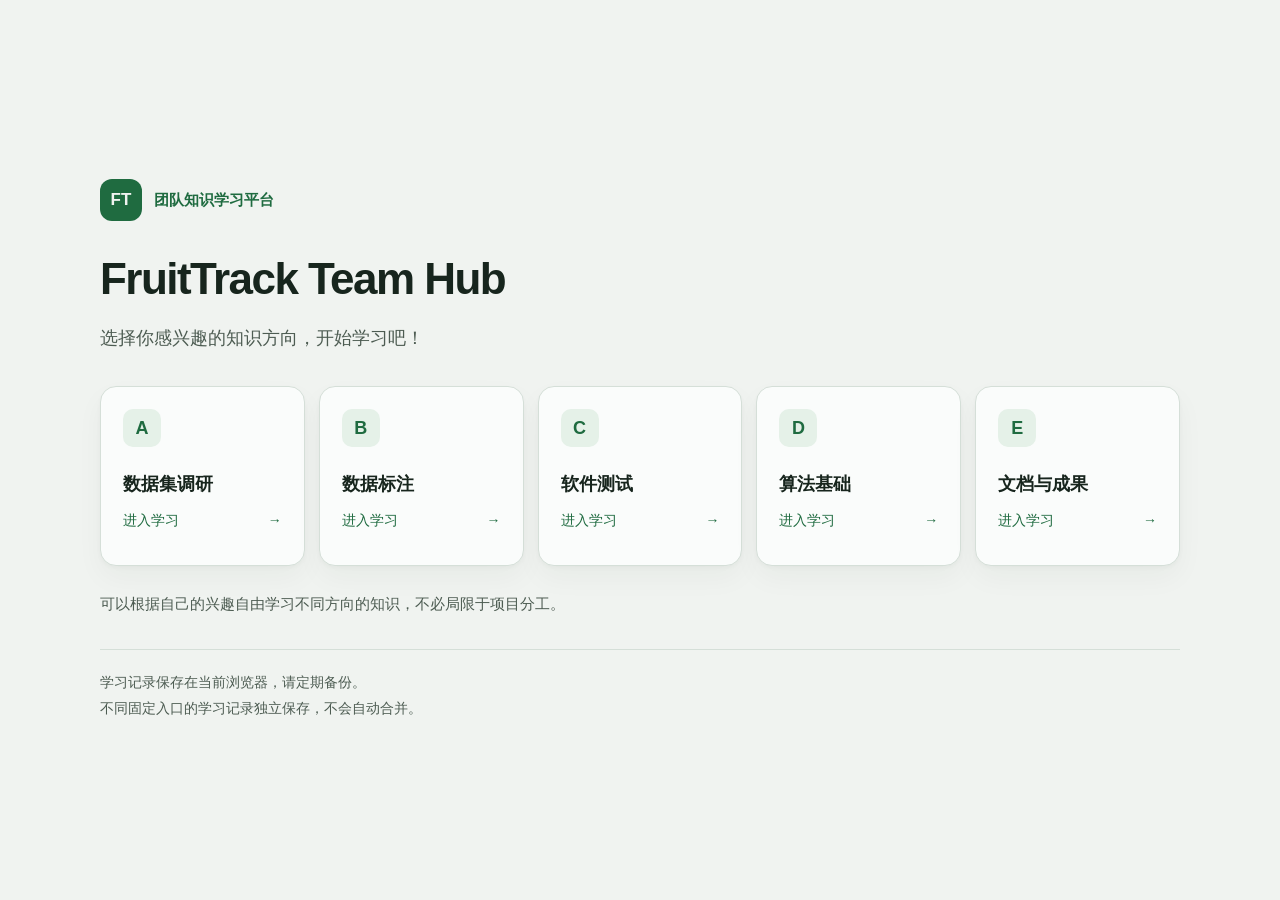
<file: index.html>
<!doctype html>
<html lang="zh-CN">
<head>
  <meta charset="utf-8">
  <meta name="viewport" content="width=device-width, initial-scale=1">
  <meta name="color-scheme" content="light dark">
  <meta name="description" content="FruitTrack 团队知识学习平台：选择感兴趣的知识方向，自由学习项目相关知识。">
  <title>FruitTrack Team Hub</title>
  <style>
    :root {
      color-scheme: light;
      --page: #f0f3f0;
      --panel: #fafcfb;
      --ink: #17251d;
      --muted: #4d5c52;
      --brand: #1f6b40;
      --brand-soft: #e5f1e8;
      --line: #d5dfd8;
      --shadow: 0 2px 4px rgb(21 43 28 / 3%), 0 12px 28px rgb(21 43 28 / 4%);
      font-family: "Segoe UI", "Microsoft YaHei UI", "Microsoft YaHei", sans-serif;
      background: var(--page);
      color: var(--ink);
    }
    * { box-sizing: border-box; }
    body { display: grid; min-height: 100vh; min-height: 100svh; margin: 0; padding: 48px 24px; place-items: center; }
    main { width: 100%; max-width: 1080px; min-width: 0; }
    .brand { display: inline-flex; align-items: center; gap: 12px; margin-bottom: 32px; color: var(--brand); font-size: 15px; font-weight: 650; }
    .brand-mark { display: grid; width: 42px; height: 42px; border-radius: 12px; background: var(--brand); color: var(--page); font-size: 17px; font-weight: 700; place-items: center; }
    h1 { margin: 0; font-size: clamp(1.9rem, 4vw, 2.75rem); font-weight: 700; line-height: 1.2; letter-spacing: -.035em; overflow-wrap: anywhere; }
    .welcome { margin: 16px 0 0; color: var(--muted); font-size: 18px; line-height: 1.8; }
    .role-grid { display: grid; grid-template-columns: repeat(5, minmax(0, 1fr)); gap: 14px; margin: 32px 0 24px; }
    .role-card { display: flex; min-width: 0; min-height: 180px; flex-direction: column; align-items: flex-start; padding: 22px; border: 1px solid var(--line); border-radius: 16px; background: var(--panel); box-shadow: var(--shadow); color: var(--ink); text-decoration: none; }
    .role-letter { display: grid; width: 38px; height: 38px; margin-bottom: 24px; border-radius: 10px; background: var(--brand-soft); color: var(--brand); font-size: 18px; font-weight: 700; place-items: center; }
    .role-name { font-size: 18px; font-weight: 650; line-height: 1.5; }
    .role-action { display: flex; width: 100%; align-items: center; justify-content: space-between; gap: 12px; margin-top: 12px; color: var(--brand); font-size: 14px; line-height: 1.5; }
    .role-card:hover { border-color: var(--brand); background: var(--brand-soft); }
    .role-card:focus-visible { outline: 3px solid var(--brand); outline-offset: 4px; }
    .guidance { margin: 0; color: var(--muted); font-size: 15px; line-height: 1.8; }
    footer { margin-top: 32px; padding-top: 20px; border-top: 1px solid var(--line); }
    footer p { margin: 0; color: var(--muted); font-size: 14px; line-height: 1.8; }
    @media (max-width: 900px) {
      .role-grid { grid-template-columns: repeat(3, minmax(0, 1fr)); }
    }
    @media (max-width: 600px) {
      body { padding: 32px 20px; }
      .brand { margin-bottom: 24px; }
      .welcome { font-size: 16px; }
      .role-grid { grid-template-columns: 1fr; gap: 12px; margin-top: 24px; }
      .role-card { display: grid; min-height: 88px; grid-template-columns: 40px minmax(0, 1fr) auto; align-items: center; gap: 14px; padding: 18px; }
      .role-letter { margin: 0; }
      .role-name { font-size: 17px; }
      .role-action { width: auto; margin: 0; }
      .action-label { display: none; }
      footer { margin-top: 24px; }
    }
    @media (prefers-color-scheme: dark) {
      :root {
        color-scheme: dark;
        --page: #11171a;
        --panel: #1d2529;
        --ink: #e9efec;
        --muted: #b5c0bb;
        --brand: #9adbb6;
        --brand-soft: #20372b;
        --line: #3a474c;
        --shadow: none;
      }
    }
    @media (forced-colors: active) {
      .role-card:focus-visible { outline-color: Highlight; }
    }
  </style>
</head>
<body>
  <main>
    <header>
      <div class="brand"><span class="brand-mark" aria-hidden="true">FT</span><span>团队知识学习平台</span></div>
      <h1>FruitTrack Team Hub</h1>
      <p class="welcome">选择你感兴趣的知识方向，开始学习吧！</p>
    </header>
    <nav class="role-grid" aria-label="学习方向选择">
      <a class="role-card" href="online/a/">
        <span class="role-letter">A</span><span class="role-name">数据集调研</span>
        <span class="role-action"><span class="action-label">进入学习</span><span aria-hidden="true">→</span></span>
      </a>
      <a class="role-card" href="online/b/">
        <span class="role-letter">B</span><span class="role-name">数据标注</span>
        <span class="role-action"><span class="action-label">进入学习</span><span aria-hidden="true">→</span></span>
      </a>
      <a class="role-card" href="online/c/">
        <span class="role-letter">C</span><span class="role-name">软件测试</span>
        <span class="role-action"><span class="action-label">进入学习</span><span aria-hidden="true">→</span></span>
      </a>
      <a class="role-card" href="online/d/">
        <span class="role-letter">D</span><span class="role-name">算法基础</span>
        <span class="role-action"><span class="action-label">进入学习</span><span aria-hidden="true">→</span></span>
      </a>
      <a class="role-card" href="online/e/">
        <span class="role-letter">E</span><span class="role-name">文档与成果</span>
        <span class="role-action"><span class="action-label">进入学习</span><span aria-hidden="true">→</span></span>
      </a>
    </nav>
    <p class="guidance">可以根据自己的兴趣自由学习不同方向的知识，不必局限于项目分工。</p>
    <footer>
      <p>学习记录保存在当前浏览器，请定期备份。</p>
      <p>不同固定入口的学习记录独立保存，不会自动合并。</p>
    </footer>
  </main>
</body>
</html>
</file>
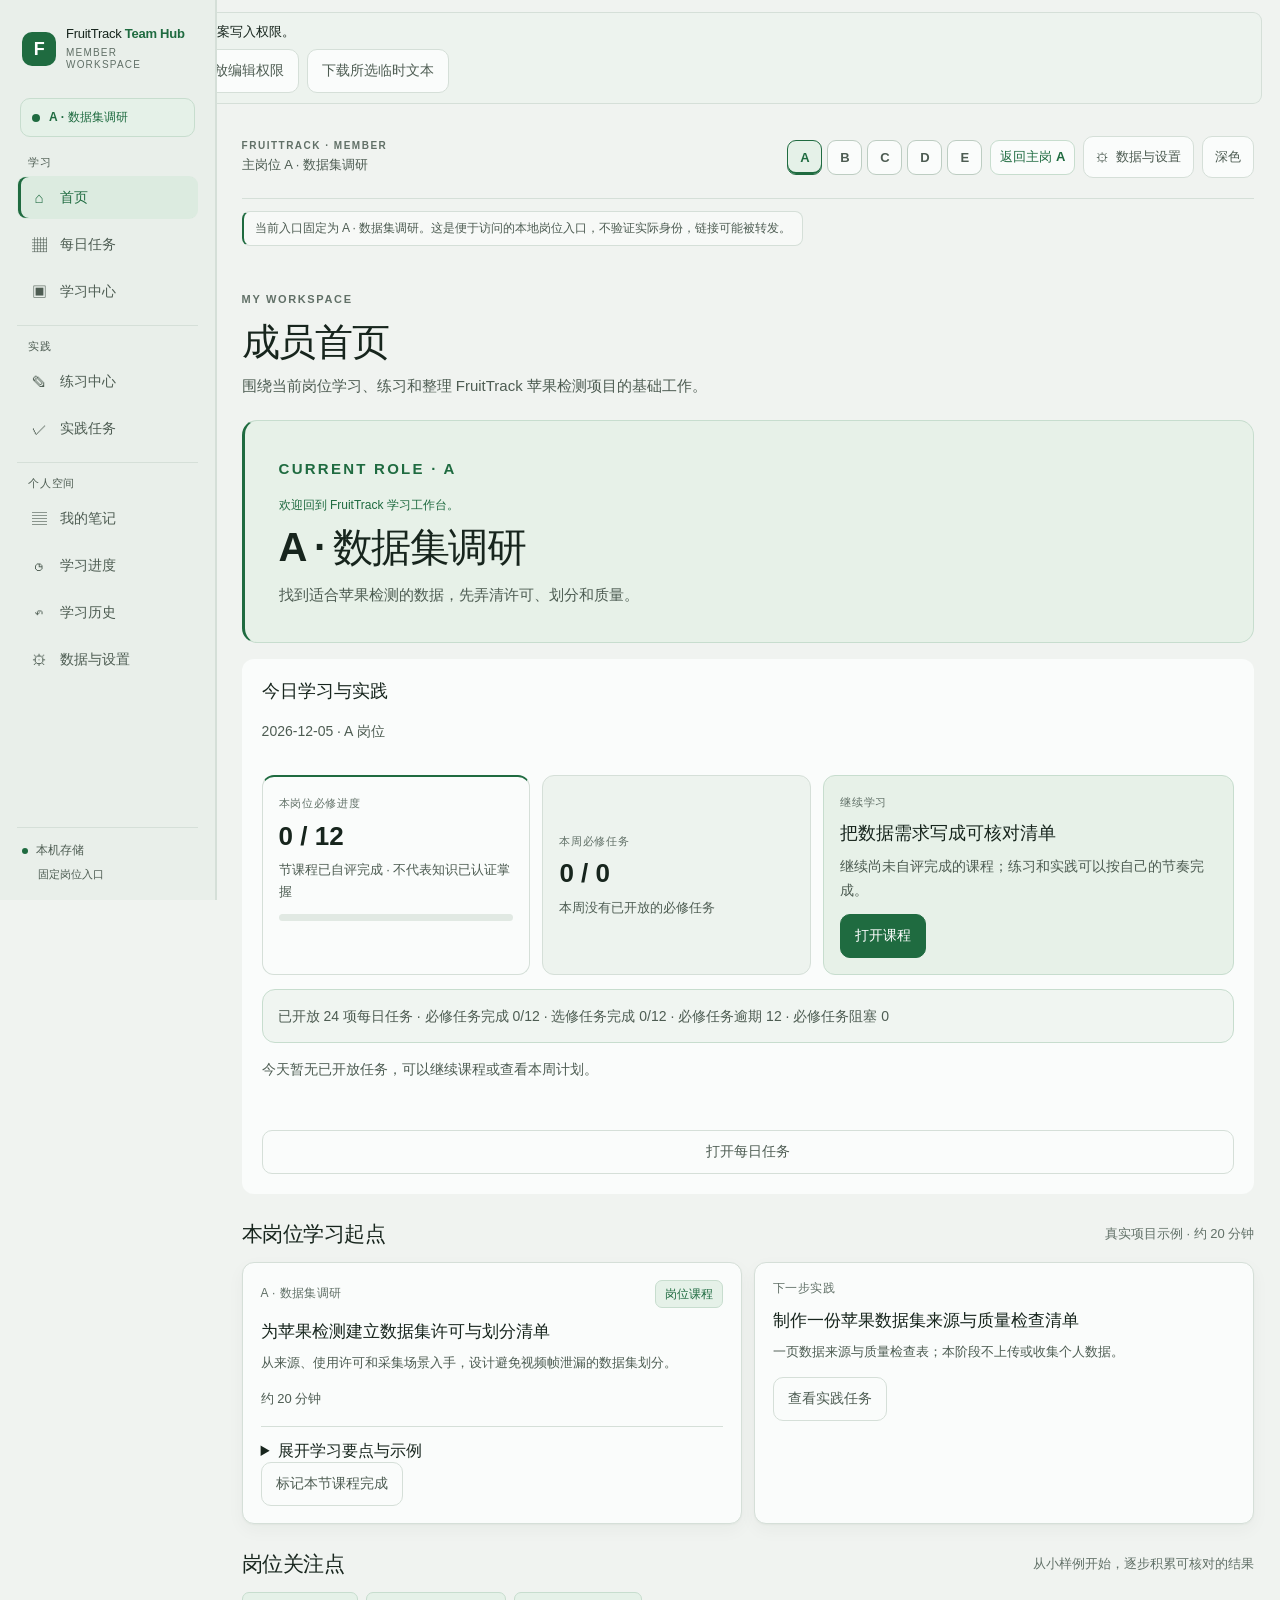
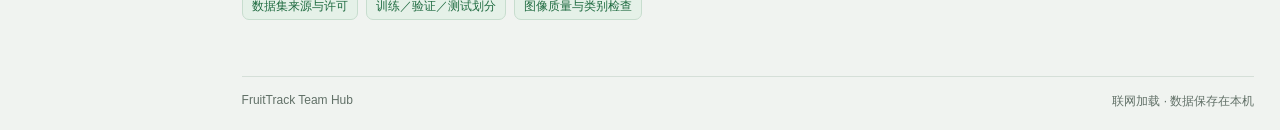
<file: online/a/index.html>
<!doctype html>
<html lang="zh-CN">
<head>
  <meta charset="utf-8">
  <meta name="viewport" content="width=device-width, initial-scale=1">
  <meta name="color-scheme" content="light dark">
  <meta name="description" content="FruitTrack Team Hub · A 岗位学习入口">
  <title>FruitTrack Team Hub · A 数据集调研</title>
  <link rel="icon" href="data:image/svg+xml,%3Csvg xmlns='http://www.w3.org/2000/svg' viewBox='0 0 32 32'%3E%3Crect width='32' height='32' rx='9' fill='%238cdbb0'/%3E%3Cpath d='M16 11C7 6 6 19 12 25c2 2 3-1 5 0 5 3 12-14 4-15-2 0-3 1-5 1m0-1q0-6 6-6q0 6-6 6' fill='%23182721'/%3E%3C/svg%3E">
  <link rel="stylesheet" href="../../member/css/member.css">
  <link rel="stylesheet" href="../fixed-entry.css">
  <script defer src="../../member/js/roles.js"></script>
  <script defer src="../../member/js/content.js"></script>
  <script defer src="../../member/js/curriculum-w2w4-a.js"></script>
  <script defer src="../../member/js/curriculum-w2w4-b.js"></script>
  <script defer src="../../member/js/curriculum-w2w4-c.js"></script>
  <script defer src="../../member/js/curriculum-w2w4-d.js"></script>
  <script defer src="../../member/js/curriculum-w2w4-e.js"></script>
  <script defer src="../../member/js/curriculum-quality.js"></script>
  <script defer src="../../member/js/curriculum.js"></script>
  <script defer src="../../member/js/tasks.js"></script>
  <script defer src="../../member/js/storage.js"></script>
  <script defer src="../../member/js/daily-ui.js"></script>
  <script defer src="../../member/js/app.js"></script>
</head>
<body data-fixed-role="A">
  <a class="skip-link" href="#main">跳到主要内容</a>
  <div class="ambient ambient-one" aria-hidden="true"></div>
  <div class="ambient ambient-two" aria-hidden="true"></div>
  <main id="main" tabindex="-1">
    <section id="role-picker" class="role-picker" aria-labelledby="picker-title" hidden>
      <div class="picker-brand"><span class="brand-mark" aria-hidden="true">F</span><span>FruitTrack <b>Team Hub</b></span></div>
      <p class="eyebrow">MEMBER WORKSPACE · FIXED ROLE ENTRY</p>
      <h1 id="picker-title">岗位入口配置</h1>
      <button id="create-member-profile" type="button" hidden></button>
      <p id="picker-message" class="inline-message" role="status" aria-live="polite"></p>
    </section>
    <section id="member-shell" class="member-shell" hidden>
      <aside class="sidebar">
        <a class="brand" href="#home" aria-label="FruitTrack 成员首页">
          <span class="brand-mark" aria-hidden="true">F</span>
          <span>FruitTrack <b>Team Hub</b><small>MEMBER WORKSPACE</small></span>
        </a>
        <div class="role-chip"><span class="role-dot"></span><span id="current-role-label"></span></div>
        <nav id="nav" class="nav" aria-label="成员工作台导航"></nav>
        <div class="sidebar-foot"><span class="offline-dot"></span>本机存储 <span class="version-label">固定岗位入口</span></div>
      </aside>
      <div class="workspace">
        <header class="topbar">
          <div><span class="topbar-kicker">FRUITTRACK · MEMBER</span><span id="topbar-role" class="topbar-role"></span></div>
          <a class="settings-link" href="#settings"><span aria-hidden="true">⚙</span> 数据与设置</a>
        </header>
        <div class="fixed-role-note" role="note">当前入口固定为 A · 数据集调研。这是便于访问的本地岗位入口，不验证实际身份，链接可能被转发。</div>
        <section id="app-error" class="app-error" role="alert" hidden></section>
        <div id="member-notice" class="member-notice" role="status" aria-live="polite"></div>
        <div id="page-content" class="page-content"></div>
        <footer class="workspace-foot">FruitTrack Team Hub <span>联网加载 · 数据保存在本机</span></footer>
      </div>
    </section>
  </main>
</body>
</html>
</file>
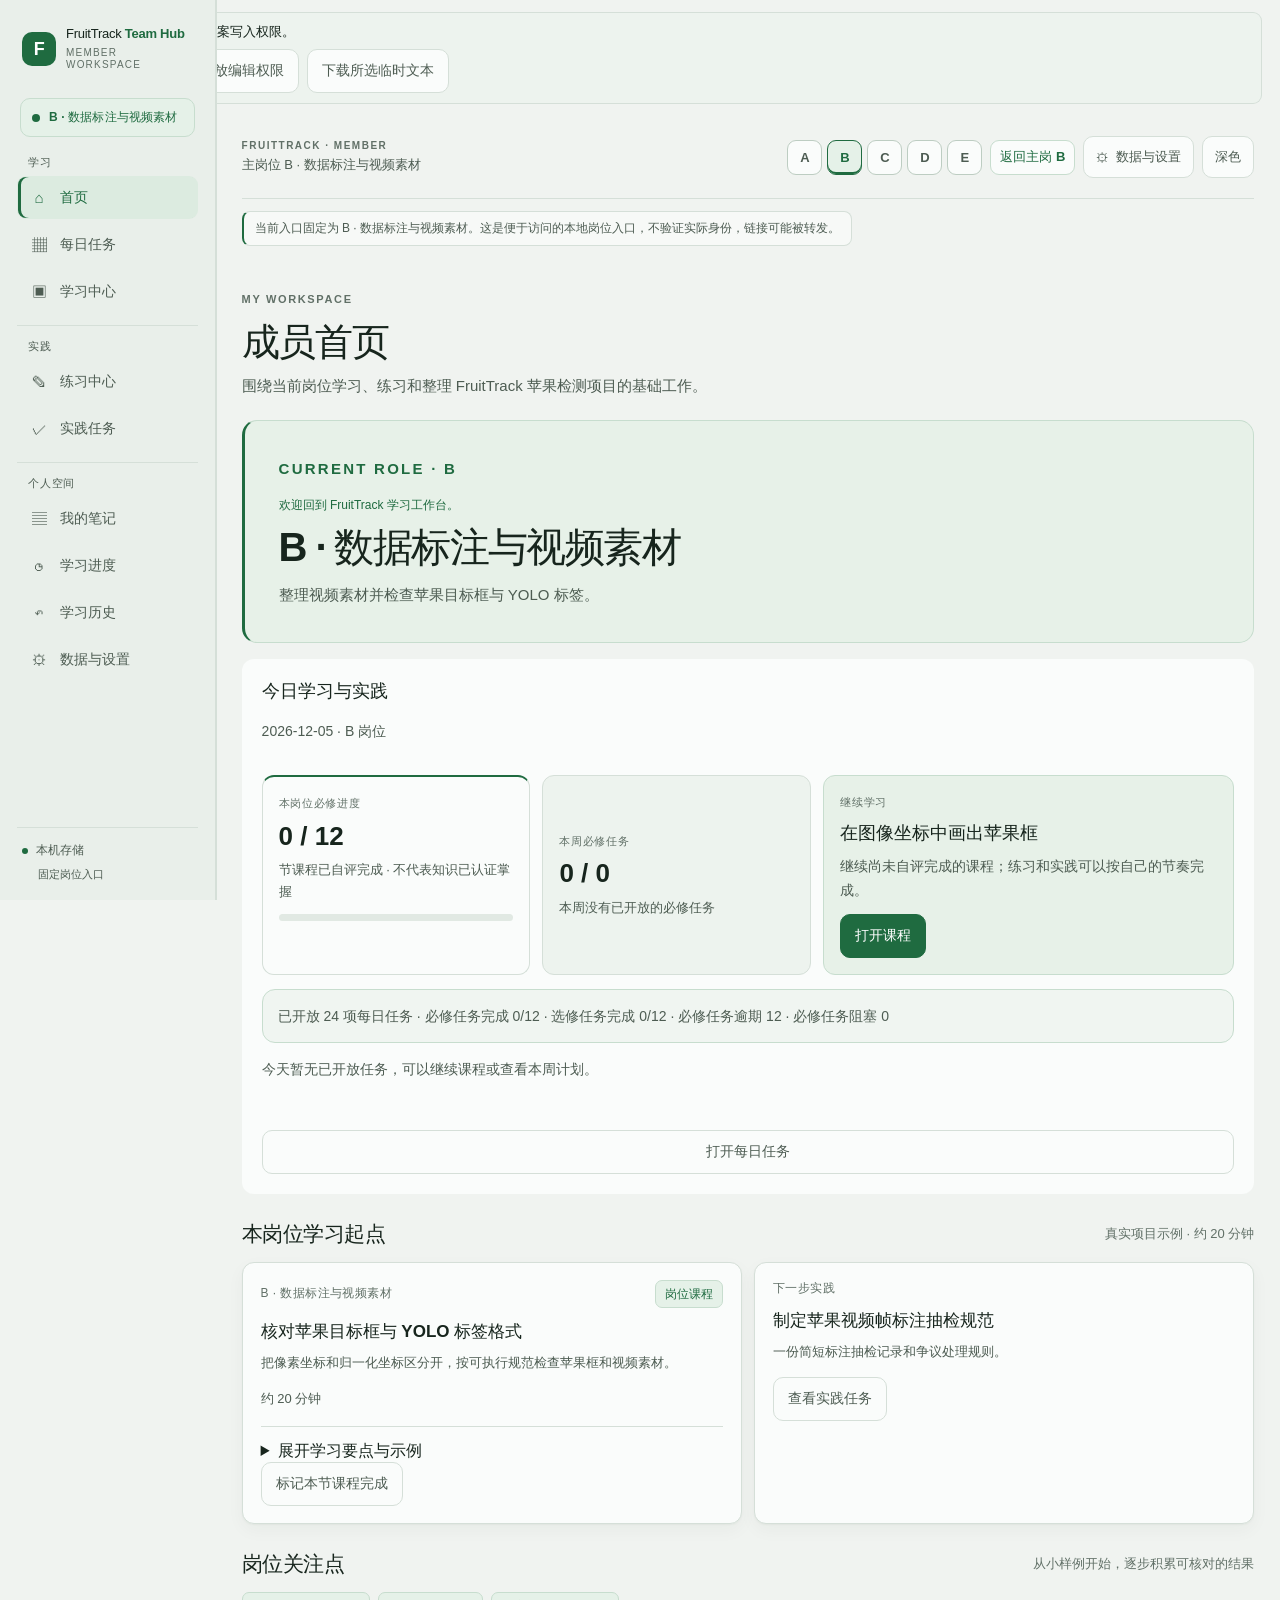
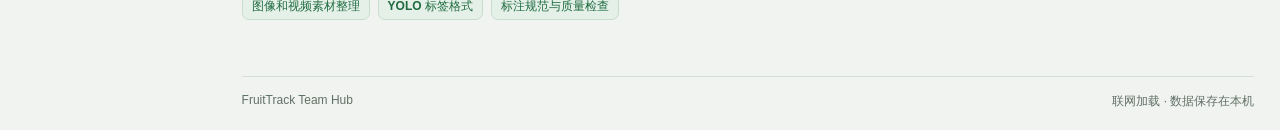
<file: online/b/index.html>
<!doctype html>
<html lang="zh-CN">
<head>
  <meta charset="utf-8">
  <meta name="viewport" content="width=device-width, initial-scale=1">
  <meta name="color-scheme" content="light dark">
  <meta name="description" content="FruitTrack Team Hub · B 岗位学习入口">
  <title>FruitTrack Team Hub · B 数据标注与视频素材</title>
  <link rel="icon" href="data:image/svg+xml,%3Csvg xmlns='http://www.w3.org/2000/svg' viewBox='0 0 32 32'%3E%3Crect width='32' height='32' rx='9' fill='%238cdbb0'/%3E%3Cpath d='M16 11C7 6 6 19 12 25c2 2 3-1 5 0 5 3 12-14 4-15-2 0-3 1-5 1m0-1q0-6 6-6q0 6-6 6' fill='%23182721'/%3E%3C/svg%3E">
  <link rel="stylesheet" href="../../member/css/member.css">
  <link rel="stylesheet" href="../fixed-entry.css">
  <script defer src="../../member/js/roles.js"></script>
  <script defer src="../../member/js/content.js"></script>
  <script defer src="../../member/js/curriculum-w2w4-a.js"></script>
  <script defer src="../../member/js/curriculum-w2w4-b.js"></script>
  <script defer src="../../member/js/curriculum-w2w4-c.js"></script>
  <script defer src="../../member/js/curriculum-w2w4-d.js"></script>
  <script defer src="../../member/js/curriculum-w2w4-e.js"></script>
  <script defer src="../../member/js/curriculum-quality.js"></script>
  <script defer src="../../member/js/curriculum.js"></script>
  <script defer src="../../member/js/tasks.js"></script>
  <script defer src="../../member/js/storage.js"></script>
  <script defer src="../../member/js/daily-ui.js"></script>
  <script defer src="../../member/js/app.js"></script>
</head>
<body data-fixed-role="B">
  <a class="skip-link" href="#main">跳到主要内容</a>
  <div class="ambient ambient-one" aria-hidden="true"></div>
  <div class="ambient ambient-two" aria-hidden="true"></div>
  <main id="main" tabindex="-1">
    <section id="role-picker" class="role-picker" aria-labelledby="picker-title" hidden>
      <div class="picker-brand"><span class="brand-mark" aria-hidden="true">F</span><span>FruitTrack <b>Team Hub</b></span></div>
      <p class="eyebrow">MEMBER WORKSPACE · FIXED ROLE ENTRY</p>
      <h1 id="picker-title">岗位入口配置</h1>
      <button id="create-member-profile" type="button" hidden></button>
      <p id="picker-message" class="inline-message" role="status" aria-live="polite"></p>
    </section>
    <section id="member-shell" class="member-shell" hidden>
      <aside class="sidebar">
        <a class="brand" href="#home" aria-label="FruitTrack 成员首页">
          <span class="brand-mark" aria-hidden="true">F</span>
          <span>FruitTrack <b>Team Hub</b><small>MEMBER WORKSPACE</small></span>
        </a>
        <div class="role-chip"><span class="role-dot"></span><span id="current-role-label"></span></div>
        <nav id="nav" class="nav" aria-label="成员工作台导航"></nav>
        <div class="sidebar-foot"><span class="offline-dot"></span>本机存储 <span class="version-label">固定岗位入口</span></div>
      </aside>
      <div class="workspace">
        <header class="topbar">
          <div><span class="topbar-kicker">FRUITTRACK · MEMBER</span><span id="topbar-role" class="topbar-role"></span></div>
          <a class="settings-link" href="#settings"><span aria-hidden="true">⚙</span> 数据与设置</a>
        </header>
        <div class="fixed-role-note" role="note">当前入口固定为 B · 数据标注与视频素材。这是便于访问的本地岗位入口，不验证实际身份，链接可能被转发。</div>
        <section id="app-error" class="app-error" role="alert" hidden></section>
        <div id="member-notice" class="member-notice" role="status" aria-live="polite"></div>
        <div id="page-content" class="page-content"></div>
        <footer class="workspace-foot">FruitTrack Team Hub <span>联网加载 · 数据保存在本机</span></footer>
      </div>
    </section>
  </main>
</body>
</html>
</file>
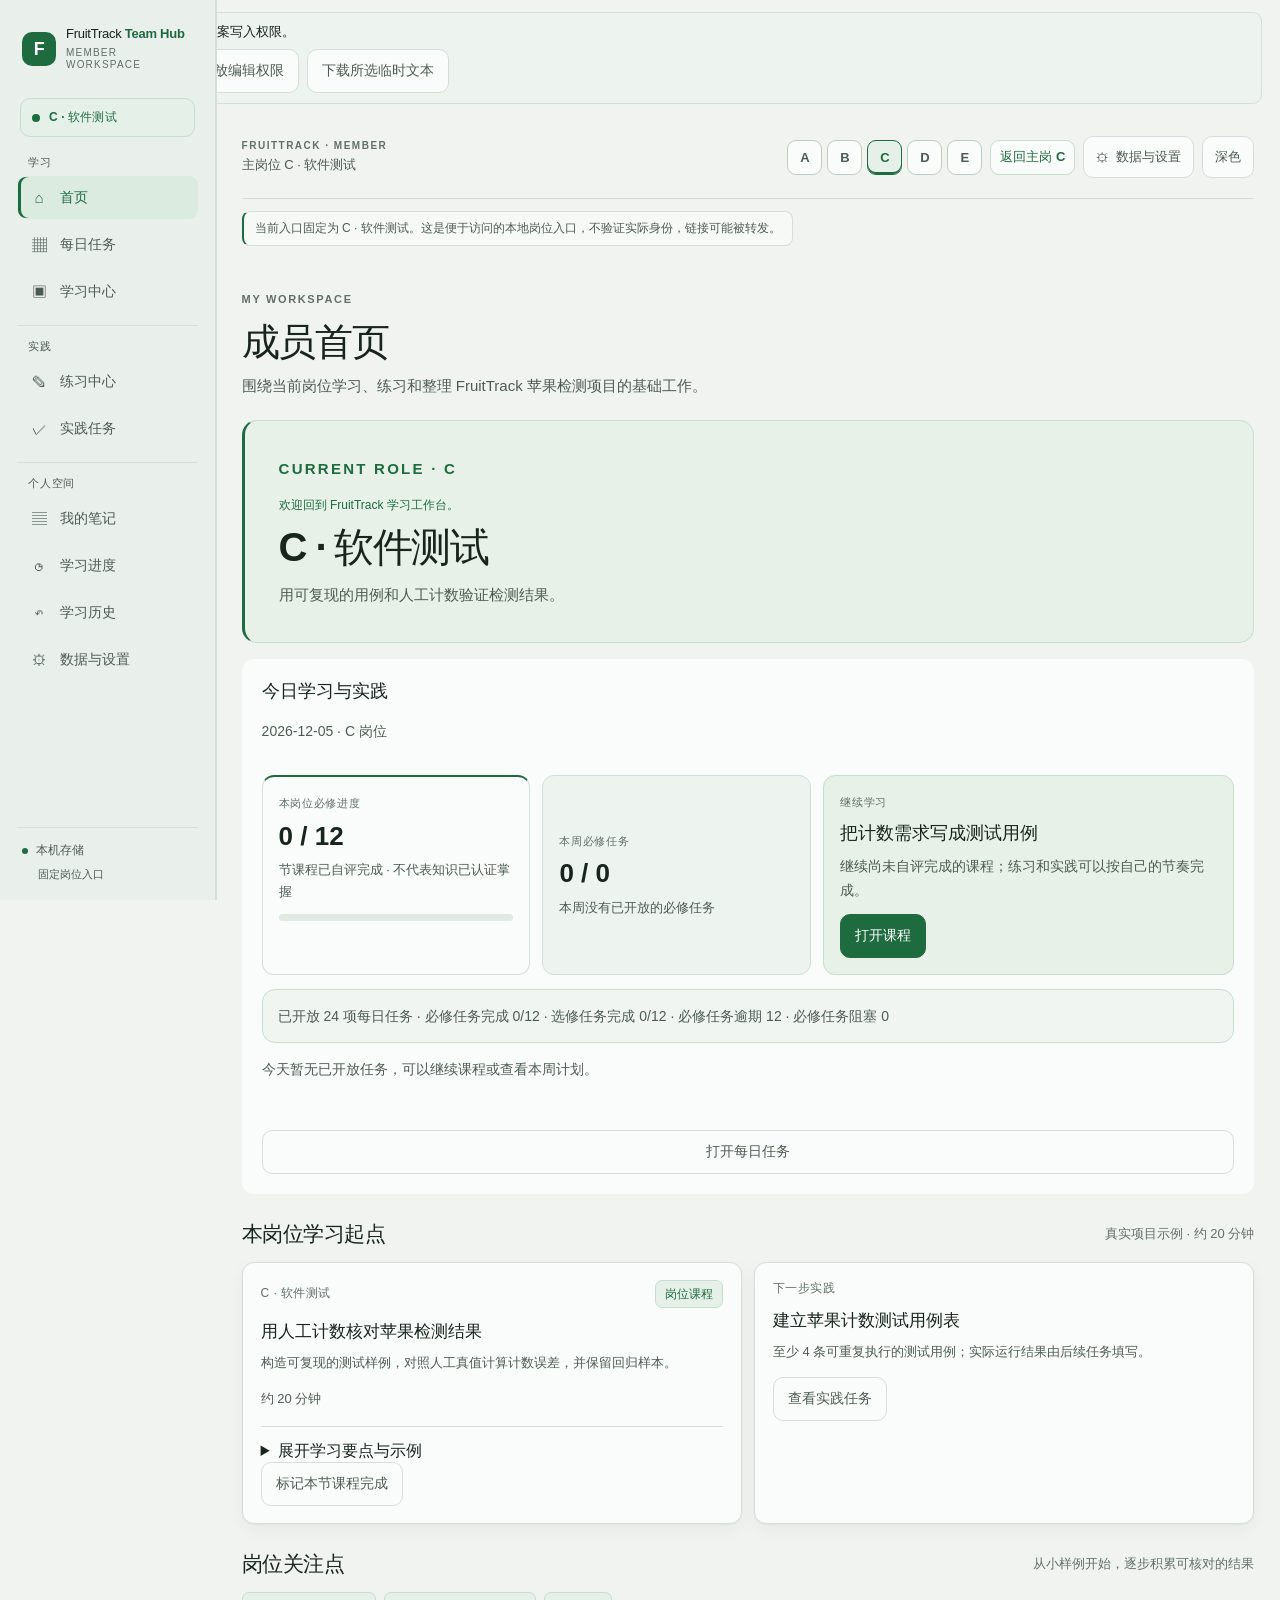
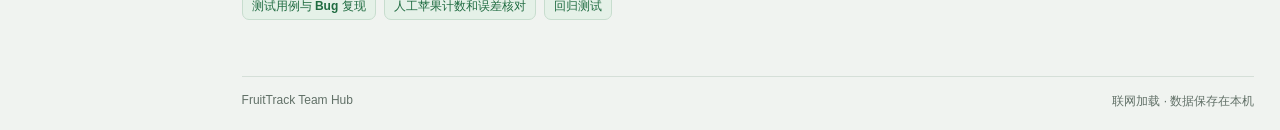
<file: online/c/index.html>
<!doctype html>
<html lang="zh-CN">
<head>
  <meta charset="utf-8">
  <meta name="viewport" content="width=device-width, initial-scale=1">
  <meta name="color-scheme" content="light dark">
  <meta name="description" content="FruitTrack Team Hub · C 岗位学习入口">
  <title>FruitTrack Team Hub · C 软件测试</title>
  <link rel="icon" href="data:image/svg+xml,%3Csvg xmlns='http://www.w3.org/2000/svg' viewBox='0 0 32 32'%3E%3Crect width='32' height='32' rx='9' fill='%238cdbb0'/%3E%3Cpath d='M16 11C7 6 6 19 12 25c2 2 3-1 5 0 5 3 12-14 4-15-2 0-3 1-5 1m0-1q0-6 6-6q0 6-6 6' fill='%23182721'/%3E%3C/svg%3E">
  <link rel="stylesheet" href="../../member/css/member.css">
  <link rel="stylesheet" href="../fixed-entry.css">
  <script defer src="../../member/js/roles.js"></script>
  <script defer src="../../member/js/content.js"></script>
  <script defer src="../../member/js/curriculum-w2w4-a.js"></script>
  <script defer src="../../member/js/curriculum-w2w4-b.js"></script>
  <script defer src="../../member/js/curriculum-w2w4-c.js"></script>
  <script defer src="../../member/js/curriculum-w2w4-d.js"></script>
  <script defer src="../../member/js/curriculum-w2w4-e.js"></script>
  <script defer src="../../member/js/curriculum-quality.js"></script>
  <script defer src="../../member/js/curriculum.js"></script>
  <script defer src="../../member/js/tasks.js"></script>
  <script defer src="../../member/js/storage.js"></script>
  <script defer src="../../member/js/daily-ui.js"></script>
  <script defer src="../../member/js/app.js"></script>
</head>
<body data-fixed-role="C">
  <a class="skip-link" href="#main">跳到主要内容</a>
  <div class="ambient ambient-one" aria-hidden="true"></div>
  <div class="ambient ambient-two" aria-hidden="true"></div>
  <main id="main" tabindex="-1">
    <section id="role-picker" class="role-picker" aria-labelledby="picker-title" hidden>
      <div class="picker-brand"><span class="brand-mark" aria-hidden="true">F</span><span>FruitTrack <b>Team Hub</b></span></div>
      <p class="eyebrow">MEMBER WORKSPACE · FIXED ROLE ENTRY</p>
      <h1 id="picker-title">岗位入口配置</h1>
      <button id="create-member-profile" type="button" hidden></button>
      <p id="picker-message" class="inline-message" role="status" aria-live="polite"></p>
    </section>
    <section id="member-shell" class="member-shell" hidden>
      <aside class="sidebar">
        <a class="brand" href="#home" aria-label="FruitTrack 成员首页">
          <span class="brand-mark" aria-hidden="true">F</span>
          <span>FruitTrack <b>Team Hub</b><small>MEMBER WORKSPACE</small></span>
        </a>
        <div class="role-chip"><span class="role-dot"></span><span id="current-role-label"></span></div>
        <nav id="nav" class="nav" aria-label="成员工作台导航"></nav>
        <div class="sidebar-foot"><span class="offline-dot"></span>本机存储 <span class="version-label">固定岗位入口</span></div>
      </aside>
      <div class="workspace">
        <header class="topbar">
          <div><span class="topbar-kicker">FRUITTRACK · MEMBER</span><span id="topbar-role" class="topbar-role"></span></div>
          <a class="settings-link" href="#settings"><span aria-hidden="true">⚙</span> 数据与设置</a>
        </header>
        <div class="fixed-role-note" role="note">当前入口固定为 C · 软件测试。这是便于访问的本地岗位入口，不验证实际身份，链接可能被转发。</div>
        <section id="app-error" class="app-error" role="alert" hidden></section>
        <div id="member-notice" class="member-notice" role="status" aria-live="polite"></div>
        <div id="page-content" class="page-content"></div>
        <footer class="workspace-foot">FruitTrack Team Hub <span>联网加载 · 数据保存在本机</span></footer>
      </div>
    </section>
  </main>
</body>
</html>
</file>
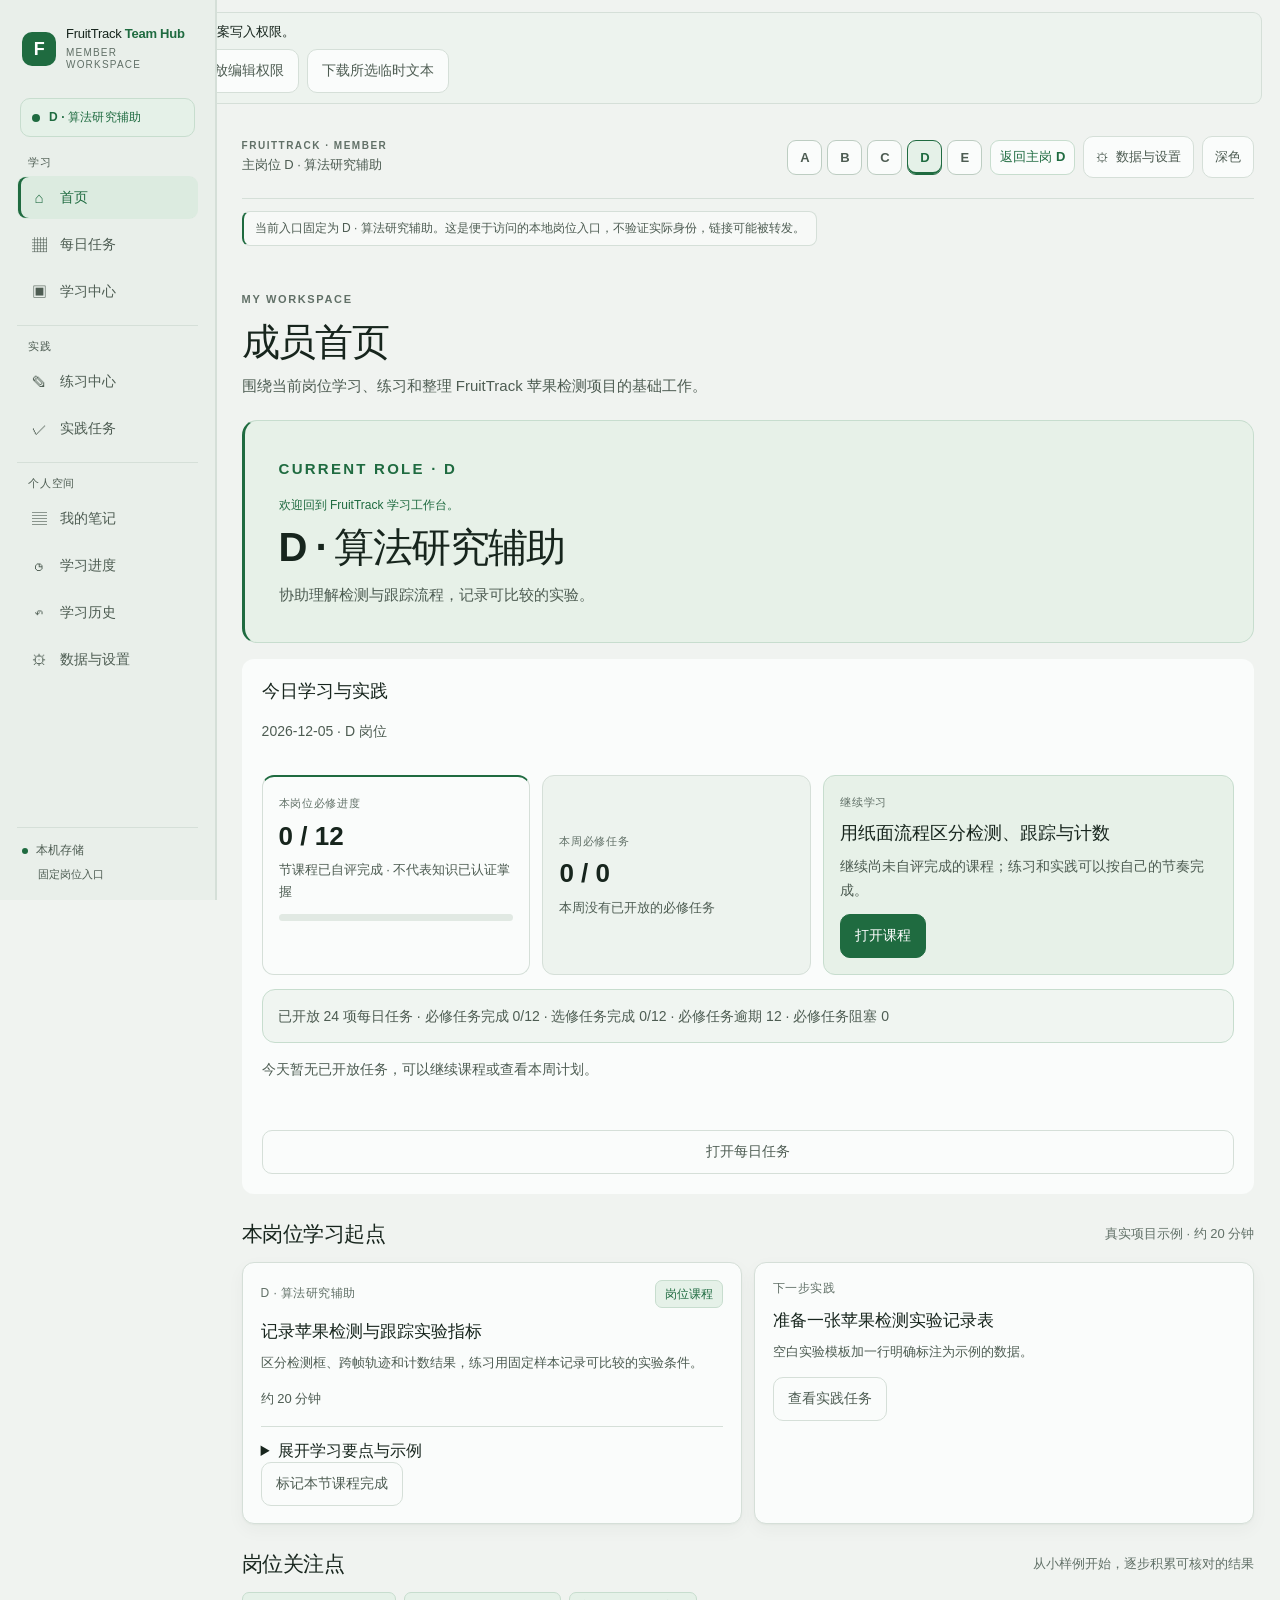
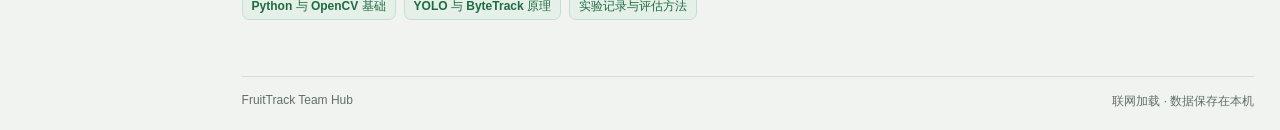
<file: online/d/index.html>
<!doctype html>
<html lang="zh-CN">
<head>
  <meta charset="utf-8">
  <meta name="viewport" content="width=device-width, initial-scale=1">
  <meta name="color-scheme" content="light dark">
  <meta name="description" content="FruitTrack Team Hub · D 岗位学习入口">
  <title>FruitTrack Team Hub · D 算法研究辅助</title>
  <link rel="icon" href="data:image/svg+xml,%3Csvg xmlns='http://www.w3.org/2000/svg' viewBox='0 0 32 32'%3E%3Crect width='32' height='32' rx='9' fill='%238cdbb0'/%3E%3Cpath d='M16 11C7 6 6 19 12 25c2 2 3-1 5 0 5 3 12-14 4-15-2 0-3 1-5 1m0-1q0-6 6-6q0 6-6 6' fill='%23182721'/%3E%3C/svg%3E">
  <link rel="stylesheet" href="../../member/css/member.css">
  <link rel="stylesheet" href="../fixed-entry.css">
  <script defer src="../../member/js/roles.js"></script>
  <script defer src="../../member/js/content.js"></script>
  <script defer src="../../member/js/curriculum-w2w4-a.js"></script>
  <script defer src="../../member/js/curriculum-w2w4-b.js"></script>
  <script defer src="../../member/js/curriculum-w2w4-c.js"></script>
  <script defer src="../../member/js/curriculum-w2w4-d.js"></script>
  <script defer src="../../member/js/curriculum-w2w4-e.js"></script>
  <script defer src="../../member/js/curriculum-quality.js"></script>
  <script defer src="../../member/js/curriculum.js"></script>
  <script defer src="../../member/js/tasks.js"></script>
  <script defer src="../../member/js/storage.js"></script>
  <script defer src="../../member/js/daily-ui.js"></script>
  <script defer src="../../member/js/app.js"></script>
</head>
<body data-fixed-role="D">
  <a class="skip-link" href="#main">跳到主要内容</a>
  <div class="ambient ambient-one" aria-hidden="true"></div>
  <div class="ambient ambient-two" aria-hidden="true"></div>
  <main id="main" tabindex="-1">
    <section id="role-picker" class="role-picker" aria-labelledby="picker-title" hidden>
      <div class="picker-brand"><span class="brand-mark" aria-hidden="true">F</span><span>FruitTrack <b>Team Hub</b></span></div>
      <p class="eyebrow">MEMBER WORKSPACE · FIXED ROLE ENTRY</p>
      <h1 id="picker-title">岗位入口配置</h1>
      <button id="create-member-profile" type="button" hidden></button>
      <p id="picker-message" class="inline-message" role="status" aria-live="polite"></p>
    </section>
    <section id="member-shell" class="member-shell" hidden>
      <aside class="sidebar">
        <a class="brand" href="#home" aria-label="FruitTrack 成员首页">
          <span class="brand-mark" aria-hidden="true">F</span>
          <span>FruitTrack <b>Team Hub</b><small>MEMBER WORKSPACE</small></span>
        </a>
        <div class="role-chip"><span class="role-dot"></span><span id="current-role-label"></span></div>
        <nav id="nav" class="nav" aria-label="成员工作台导航"></nav>
        <div class="sidebar-foot"><span class="offline-dot"></span>本机存储 <span class="version-label">固定岗位入口</span></div>
      </aside>
      <div class="workspace">
        <header class="topbar">
          <div><span class="topbar-kicker">FRUITTRACK · MEMBER</span><span id="topbar-role" class="topbar-role"></span></div>
          <a class="settings-link" href="#settings"><span aria-hidden="true">⚙</span> 数据与设置</a>
        </header>
        <div class="fixed-role-note" role="note">当前入口固定为 D · 算法研究辅助。这是便于访问的本地岗位入口，不验证实际身份，链接可能被转发。</div>
        <section id="app-error" class="app-error" role="alert" hidden></section>
        <div id="member-notice" class="member-notice" role="status" aria-live="polite"></div>
        <div id="page-content" class="page-content"></div>
        <footer class="workspace-foot">FruitTrack Team Hub <span>联网加载 · 数据保存在本机</span></footer>
      </div>
    </section>
  </main>
</body>
</html>
</file>
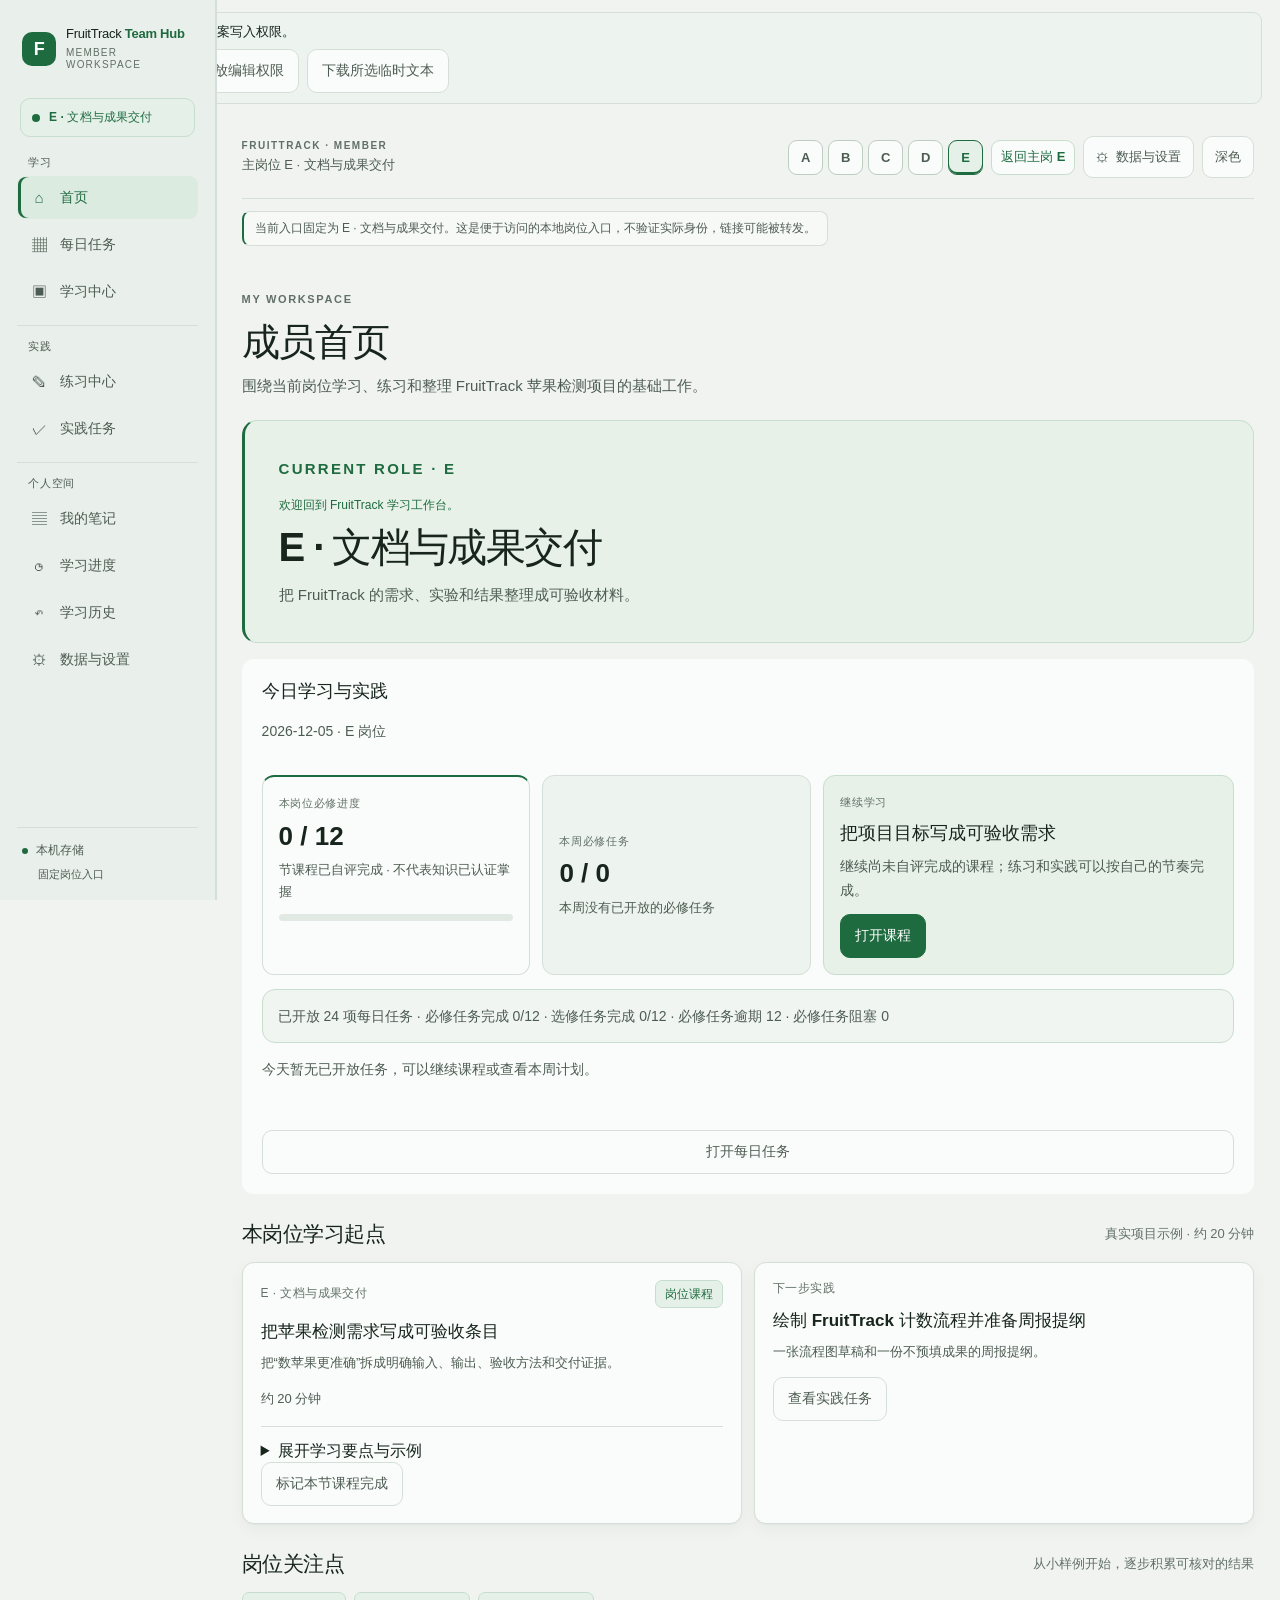
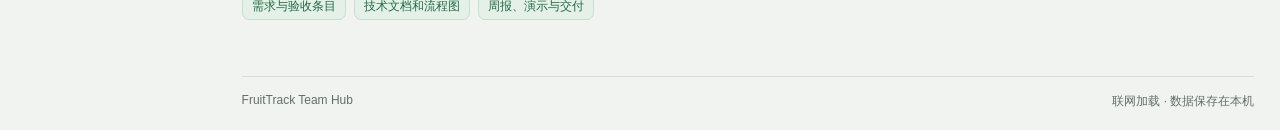
<file: online/e/index.html>
<!doctype html>
<html lang="zh-CN">
<head>
  <meta charset="utf-8">
  <meta name="viewport" content="width=device-width, initial-scale=1">
  <meta name="color-scheme" content="light dark">
  <meta name="description" content="FruitTrack Team Hub · E 岗位学习入口">
  <title>FruitTrack Team Hub · E 文档与成果交付</title>
  <link rel="icon" href="data:image/svg+xml,%3Csvg xmlns='http://www.w3.org/2000/svg' viewBox='0 0 32 32'%3E%3Crect width='32' height='32' rx='9' fill='%238cdbb0'/%3E%3Cpath d='M16 11C7 6 6 19 12 25c2 2 3-1 5 0 5 3 12-14 4-15-2 0-3 1-5 1m0-1q0-6 6-6q0 6-6 6' fill='%23182721'/%3E%3C/svg%3E">
  <link rel="stylesheet" href="../../member/css/member.css">
  <link rel="stylesheet" href="../fixed-entry.css">
  <script defer src="../../member/js/roles.js"></script>
  <script defer src="../../member/js/content.js"></script>
  <script defer src="../../member/js/curriculum-w2w4-a.js"></script>
  <script defer src="../../member/js/curriculum-w2w4-b.js"></script>
  <script defer src="../../member/js/curriculum-w2w4-c.js"></script>
  <script defer src="../../member/js/curriculum-w2w4-d.js"></script>
  <script defer src="../../member/js/curriculum-w2w4-e.js"></script>
  <script defer src="../../member/js/curriculum-quality.js"></script>
  <script defer src="../../member/js/curriculum.js"></script>
  <script defer src="../../member/js/tasks.js"></script>
  <script defer src="../../member/js/storage.js"></script>
  <script defer src="../../member/js/daily-ui.js"></script>
  <script defer src="../../member/js/app.js"></script>
</head>
<body data-fixed-role="E">
  <a class="skip-link" href="#main">跳到主要内容</a>
  <div class="ambient ambient-one" aria-hidden="true"></div>
  <div class="ambient ambient-two" aria-hidden="true"></div>
  <main id="main" tabindex="-1">
    <section id="role-picker" class="role-picker" aria-labelledby="picker-title" hidden>
      <div class="picker-brand"><span class="brand-mark" aria-hidden="true">F</span><span>FruitTrack <b>Team Hub</b></span></div>
      <p class="eyebrow">MEMBER WORKSPACE · FIXED ROLE ENTRY</p>
      <h1 id="picker-title">岗位入口配置</h1>
      <button id="create-member-profile" type="button" hidden></button>
      <p id="picker-message" class="inline-message" role="status" aria-live="polite"></p>
    </section>
    <section id="member-shell" class="member-shell" hidden>
      <aside class="sidebar">
        <a class="brand" href="#home" aria-label="FruitTrack 成员首页">
          <span class="brand-mark" aria-hidden="true">F</span>
          <span>FruitTrack <b>Team Hub</b><small>MEMBER WORKSPACE</small></span>
        </a>
        <div class="role-chip"><span class="role-dot"></span><span id="current-role-label"></span></div>
        <nav id="nav" class="nav" aria-label="成员工作台导航"></nav>
        <div class="sidebar-foot"><span class="offline-dot"></span>本机存储 <span class="version-label">固定岗位入口</span></div>
      </aside>
      <div class="workspace">
        <header class="topbar">
          <div><span class="topbar-kicker">FRUITTRACK · MEMBER</span><span id="topbar-role" class="topbar-role"></span></div>
          <a class="settings-link" href="#settings"><span aria-hidden="true">⚙</span> 数据与设置</a>
        </header>
        <div class="fixed-role-note" role="note">当前入口固定为 E · 文档与成果交付。这是便于访问的本地岗位入口，不验证实际身份，链接可能被转发。</div>
        <section id="app-error" class="app-error" role="alert" hidden></section>
        <div id="member-notice" class="member-notice" role="status" aria-live="polite"></div>
        <div id="page-content" class="page-content"></div>
        <footer class="workspace-foot">FruitTrack Team Hub <span>联网加载 · 数据保存在本机</span></footer>
      </div>
    </section>
  </main>
</body>
</html>
</file>
<file: member/css/member.css>
:root {
  color-scheme: dark;
  --page: #101714;
  --panel: #18221e;
  --panel-raised: #1d2a24;
  --panel-soft: #202c27;
  --line: #304139;
  --ink: #ecf4ef;
  --muted: #a1b2a8;
  --quiet: #718279;
  --mint: #9ce2bc;
  --mint-ink: #183c2b;
  --blue: #a6c9ef;
  --amber: #f0d394;
  --red: #f2aaa1;
  --radius: 18px;
  font-family: "Segoe UI", "Microsoft YaHei UI", "Microsoft YaHei", sans-serif;
  background: var(--page);
  color: var(--ink);
  font-synthesis: none;
  text-rendering: optimizeLegibility;
}
* { box-sizing: border-box; }
body { margin: 0; min-width: 320px; min-height: 100vh; background: radial-gradient(ellipse at 78% 0%, #20362b 0, transparent 36%), var(--page); color: var(--ink); }
button, input, textarea, select { font: inherit; }
button, a { -webkit-tap-highlight-color: transparent; }
a { color: inherit; text-decoration: none; }
button { color: inherit; }
[hidden] { display: none !important; }
#main { position: relative; min-height: 100vh; }
.skip-link { position: fixed; z-index: 20; left: 16px; top: 12px; padding: 10px 14px; border-radius: 10px; background: var(--mint); color: var(--mint-ink); transform: translateY(-150%); }
.skip-link:focus { transform: translateY(0); }
.ambient { position: fixed; z-index: -1; pointer-events: none; filter: blur(1px); }
.ambient-one { width: 380px; height: 380px; right: -140px; top: 30px; border-radius: 50%; background: radial-gradient(circle, #29443477 0, transparent 68%); }
.ambient-two { width: 300px; height: 300px; left: -180px; bottom: 0; border-radius: 50%; background: radial-gradient(circle, #28473455 0, transparent 70%); }
.role-picker { width: min(940px, calc(100% - 32px)); margin: 0 auto; padding: 42px 0 30px; }
.picker-brand, .brand { display: flex; align-items: center; gap: 11px; font-size: 15px; letter-spacing: -.02em; }
.picker-brand b, .brand b { color: var(--mint); font-weight: 650; }
.brand-mark { display: grid; width: 38px; height: 38px; flex: 0 0 38px; place-items: center; border-radius: 12px; background: var(--mint); color: var(--mint-ink); font-size: 21px; font-weight: 800; }
.picker-brand .brand-mark { width: 34px; height: 34px; flex-basis: 34px; font-size: 18px; }
.eyebrow, .topbar-kicker { color: var(--mint); font-size: 11px; font-weight: 750; letter-spacing: .15em; }
.role-picker > .eyebrow { margin: 65px 0 13px; }
h1, h2, h3, h4, p { margin-top: 0; }
.role-picker h1 { margin-bottom: 11px; font-size: clamp(30px, 5vw, 45px); letter-spacing: -.045em; }
.intro-copy { max-width: 620px; margin-bottom: 30px; color: var(--muted); line-height: 1.75; }
.role-options { display: grid; grid-template-columns: repeat(2, minmax(0, 1fr)); gap: 13px; }
.role-option { display: grid; grid-template-columns: 46px 1fr auto; align-items: center; gap: 15px; min-height: 92px; padding: 17px 19px; border: 1px solid var(--line); border-radius: var(--radius); background: linear-gradient(145deg, #1c2922, #151d19); cursor: pointer; text-align: left; transition: border-color .15s ease, transform .15s ease, background .15s ease; }
.role-option:hover, .role-option:focus-visible { border-color: #85cba2; background: #203029; transform: translateY(-2px); outline: none; }
.role-letter { display: grid; width: 42px; height: 42px; place-items: center; border-radius: 13px; background: #263a2e; color: var(--mint); font-size: 18px; font-weight: 750; }
.role-option-copy strong { display: block; margin-bottom: 5px; font-size: 15px; }
.role-option-copy small { color: var(--muted); font-size: 12px; line-height: 1.5; }
.role-create-title { margin: 26px 0 13px; color: var(--muted); font-size: 13px; font-weight: 650; }
.saved-member-profiles { display: grid; gap: 8px; margin: 20px 0 12px; }
.saved-member-profiles h2 { margin: 0 0 3px; color: var(--muted); font-size: 13px; }
.profile-choice { width: 100%; min-height: 42px; justify-content: flex-start; text-align: left; }
.saved-member-profiles + .button-secondary { margin: 4px 0 9px; }
.role-arrow { color: var(--quiet); font-size: 20px; }
.privacy-note { margin: 28px 0 0; color: var(--quiet); font-size: 12px; }
.inline-message { min-height: 22px; margin: 8px 0 0; color: var(--amber); font-size: 13px; }
.member-shell { min-height: 100vh; }
.sidebar { position: fixed; inset: 0 auto 0 0; z-index: 5; display: flex; width: 216px; flex-direction: column; padding: 25px 17px 15px; border-right: 1px solid #2a3831; background: #121a16eF; backdrop-filter: blur(14px); }
.brand { min-height: 48px; padding: 0 5px; font-size: 14px; }
.brand > span:last-child { line-height: 1.25; }
.brand small { display: block; margin-top: 4px; color: var(--quiet); font-size: 9px; letter-spacing: .13em; }
.role-chip { display: flex; align-items: center; gap: 9px; margin: 28px 3px 20px; padding: 11px 12px; border: 1px solid #30453a; border-radius: 12px; background: #1b2821; color: var(--mint); font-size: 12px; font-weight: 650; }
.role-dot, .offline-dot { width: 8px; height: 8px; flex: 0 0 8px; border-radius: 50%; background: var(--mint); box-shadow: 0 0 13px #9ce2bc65; }
.nav { display: grid; gap: 5px; }
.nav a { display: flex; align-items: center; gap: 11px; padding: 11px 12px; border: 1px solid transparent; border-radius: 11px; color: var(--muted); font-size: 13px; transition: background .15s ease, color .15s ease; }
.nav a:hover, .nav a:focus-visible { background: #1a2620; color: var(--ink); outline: none; }
.nav a.active { border-color: #30453a; background: #203129; color: var(--mint); }
.nav-icon { width: 20px; color: var(--quiet); font-size: 15px; text-align: center; }
.nav a.active .nav-icon { color: var(--mint); }
.sidebar-foot { display: flex; flex-wrap: wrap; align-items: center; gap: 8px; margin-top: auto; padding: 15px 5px 3px; color: var(--muted); font-size: 11px; }
.version-label { width: 100%; padding-left: 16px; color: var(--quiet); font-size: 10px; }
.offline-dot { width: 6px; height: 6px; flex-basis: 6px; }
.workspace { min-height: 100vh; margin-left: 216px; padding: 0 clamp(20px, 2vw, 32px); }
.topbar { display: flex; min-height: 83px; align-items: center; justify-content: space-between; border-bottom: 1px solid #28362f; }
.topbar > div:first-child { display: grid; gap: 5px; }
.topbar-kicker { color: var(--quiet); font-size: 9px; }
.topbar-role { color: var(--muted); font-size: 12px; }
.settings-link { display: inline-flex; align-items: center; gap: 8px; padding: 9px 12px; border: 1px solid var(--line); border-radius: 10px; color: var(--muted); font-size: 12px; }
.settings-link:hover, .settings-link:focus-visible { border-color: #6aa982; color: var(--mint); outline: none; }
.member-notice { min-height: 0; margin-top: 16px; color: var(--amber); font-size: 12px; line-height: 1.6; }
.page-content { width: min(1440px, 100%); min-height: calc(100vh - 160px); margin: 0 auto; padding: 29px 0 56px; }
.page-head { display: flex; align-items: end; justify-content: space-between; gap: 24px; margin-bottom: 27px; }
.page-head .eyebrow { margin-bottom: 11px; color: var(--quiet); font-size: 10px; }
.page-head h1 { margin-bottom: 8px; font-size: clamp(26px, 3.2vw, 36px); letter-spacing: -.04em; }
.page-head p { max-width: 700px; margin-bottom: 0; color: var(--muted); font-size: 13px; line-height: 1.7; }
.hero-card { position: relative; overflow: hidden; padding: clamp(22px, 3vw, 34px); border: 1px solid #42594b; border-radius: 22px; background: radial-gradient(ellipse at 90% 0%, #8bd2a521, transparent 45%), linear-gradient(135deg, #22352a, #17221c 70%); }
.hero-card::after { position: absolute; right: 8%; top: 22%; width: 130px; height: 130px; border: 1px solid #a8e2bf25; border-radius: 50%; box-shadow: 0 0 0 20px #a8e2bf0c, 0 0 0 42px #a8e2bf08; content: ""; }
.hero-card > * { position: relative; z-index: 1; }
.hero-card .eyebrow { margin-bottom: 13px; }
.hero-card h2 { max-width: 660px; margin-bottom: 10px; font-size: clamp(24px, 3.5vw, 38px); letter-spacing: -.04em; }
.hero-card p { max-width: 650px; margin-bottom: 0; color: #c0d1c6; font-size: 13px; line-height: 1.75; }
.section-title { display: flex; align-items: center; justify-content: space-between; gap: 16px; margin: 30px 0 14px; }
.section-title h2 { margin: 0; font-size: 18px; letter-spacing: -.02em; }
.section-title p { margin: 0; color: var(--quiet); font-size: 12px; }
.card-grid { display: grid; grid-template-columns: repeat(2, minmax(0, 1fr)); gap: 13px; }
.card, .course-card, .sample-card, .profile-card, .progress-card { border: 1px solid var(--line); border-radius: var(--radius); background: linear-gradient(155deg, #1b2721, #17201b); }
.course-card, .sample-card, .progress-card { padding: 19px; }
.card-kicker { display: flex; align-items: center; justify-content: space-between; gap: 10px; margin-bottom: 12px; color: var(--quiet); font-size: 10px; letter-spacing: .08em; text-transform: uppercase; }
.badge { display: inline-flex; align-items: center; padding: 5px 8px; border: 1px solid #35513f; border-radius: 999px; background: #23352a; color: var(--mint); font-size: 10px; letter-spacing: 0; text-transform: none; }
.badge.elective { border-color: #4a4860; background: #292638; color: #c7b9f3; }
.course-card h3, .sample-card h3, .progress-card h3 { margin-bottom: 8px; font-size: 16px; line-height: 1.5; }
.course-card > p, .sample-card > p, .progress-card > p { margin-bottom: 14px; color: var(--muted); font-size: 12px; line-height: 1.75; }
.meta-line { color: var(--quiet); font-size: 11px; }
.course-details { margin-top: 15px; padding-top: 14px; border-top: 1px solid var(--line); }
.course-details h4 { margin: 13px 0 8px; color: var(--mint); font-size: 12px; }
.course-details p, .course-details li { color: #c6d3cb; font-size: 12px; line-height: 1.75; }
.course-details ul, .step-list { display: grid; gap: 7px; margin: 0; padding-left: 19px; }
.button, .button-secondary, .scope-button, .role-switch { display: inline-flex; align-items: center; justify-content: center; gap: 7px; min-height: 38px; padding: 8px 12px; border: 1px solid #547c62; border-radius: 10px; background: var(--mint); color: var(--mint-ink); cursor: pointer; font-size: 12px; font-weight: 700; transition: filter .15s ease, border-color .15s ease, background .15s ease; }
.button:hover, .button:focus-visible { filter: brightness(1.07); outline: 2px solid #9ce2bc55; outline-offset: 2px; }
.button-secondary, .scope-button, .role-switch { border-color: var(--line); background: #202b25; color: var(--muted); font-weight: 550; }
.button-secondary:hover, .scope-button:hover, .role-switch:hover { border-color: #6a9977; color: var(--ink); }
.button-secondary:disabled, .role-switch:disabled { opacity: .62; cursor: default; }
.button-row, .scope-row { display: flex; flex-wrap: wrap; gap: 8px; }
.scope-row { margin: 0 0 17px; }
.scope-button.active, .role-switch.active { border-color: #527a5f; background: #284033; color: var(--mint); }
.info-banner { display: flex; align-items: start; gap: 11px; margin: 17px 0; padding: 14px 15px; border: 1px solid #564b32; border-radius: 13px; background: #2b261a; color: #e8d6a9; font-size: 12px; line-height: 1.65; }
.info-banner .info-icon { color: var(--amber); font-size: 15px; }
.check-panel { margin-top: 14px; padding: 13px 14px; border: 1px solid var(--line); border-radius: 12px; background: #141c18; }
.check-panel summary { color: var(--mint); cursor: pointer; font-size: 12px; font-weight: 650; }
.check-panel ul { margin: 11px 0 0; padding-left: 19px; }
.check-panel li { margin: 7px 0; color: var(--muted); font-size: 12px; line-height: 1.6; }
.task-step { display: grid; grid-template-columns: 26px 1fr; gap: 11px; align-items: start; margin: 12px 0; }
.step-number { display: grid; width: 24px; height: 24px; place-items: center; border-radius: 8px; background: #26382d; color: var(--mint); font-size: 11px; font-weight: 700; }
.task-step p { margin: 2px 0 0; color: var(--muted); font-size: 12px; line-height: 1.7; }
.deliverable { margin-top: 14px; padding: 11px 12px; border-left: 2px solid var(--mint); background: #202c25; color: #cedbd2; font-size: 11px; line-height: 1.6; }
.profile-grid { display: grid; grid-template-columns: minmax(0, 1fr) minmax(0, 1fr); gap: 14px; }
.profile-card { padding: 21px; }
.profile-card h2 { margin-bottom: 5px; font-size: 16px; }
.profile-card > p { margin-bottom: 18px; color: var(--muted); font-size: 12px; line-height: 1.6; }
.field-label { display: block; margin: 13px 0 7px; color: var(--muted); font-size: 11px; font-weight: 650; }
.text-field, .note-field { width: 100%; border: 1px solid #3c5045; border-radius: 10px; background: #121a16; color: var(--ink); outline: none; }
.text-field { min-height: 42px; padding: 10px 12px; }
.note-field { min-height: 220px; resize: vertical; padding: 13px; line-height: 1.75; }
.text-field:focus, .note-field:focus { border-color: #79b58c; box-shadow: 0 0 0 3px #90ddb31a; }
.readonly-value { display: block; padding: 11px 12px; border: 1px solid #304139; border-radius: 10px; background: #141d18; color: var(--mint); font-family: Consolas, monospace; font-size: 12px; }
.role-switches { display: flex; flex-wrap: wrap; gap: 8px; margin-top: 15px; }
.stage-note { margin-top: 11px; color: var(--amber); font-size: 11px; line-height: 1.65; }
.error-text { color: var(--red) !important; }
.backup-card { margin-top: 14px; }
.backup-card .text-field[type="file"] { padding: 8px; }
.backup-card .button-secondary { margin-top: 2px; }
.lesson-panel, .day-column { margin: 16px 0; }
.lesson-panel > h2:not(:first-child) { margin-top: 26px; }
.lesson-panel h3 { margin: 20px 0 10px; font-size: 14px; }
.lesson-panel p, .lesson-list { color: var(--muted); font-size: 13px; line-height: 1.85; }
.lesson-list { padding-left: 24px; }
.lesson-list li { margin: 8px 0; }
.lesson-material { max-width: 100%; overflow: auto; white-space: pre-wrap; overflow-wrap: anywhere; padding: 14px; border: 1px solid var(--line); border-radius: 8px; background: var(--page); color: var(--ink); font: 12px/1.8 Consolas, "Microsoft YaHei", monospace; }
.daily-toolbar { display: flex; flex-wrap: wrap; align-items: end; gap: 10px; }
.daily-toolbar .text-field { width: 170px; }
.daily-toolbar .field-label { align-self: center; margin: 0; }
.daily-calendar { display: grid; grid-template-columns: repeat(2, minmax(0, 1fr)); gap: 12px; }
.day-column { min-width: 0; margin: 0; padding: 12px; border: 1px solid var(--line); border-radius: 12px; }
.day-column > h3 { font-size: 13px; color: var(--muted); }
.daily-task-card { margin-bottom: 10px; }
.daily-task-card h3 { font-size: 15px; }
.task-status { color: var(--mint) !important; font-size: 12px; }
.lesson-panel .button-row, .lesson-panel > .button-secondary { margin-top: 16px; }
.roadmap-list { display: grid; grid-template-columns: repeat(2, minmax(0, 1fr)); gap: 12px; }
.roadmap-list .lesson-panel { margin: 0; }
@media (max-width: 900px) { .daily-calendar, .roadmap-list { grid-template-columns: 1fr; } }
.notes-toolbar { display: flex; align-items: center; justify-content: space-between; gap: 12px; margin-bottom: 12px; }
.notes-toolbar p { margin: 0; color: var(--muted); font-size: 12px; }
.progress-list { display: grid; gap: 10px; }
.progress-row { display: grid; grid-template-columns: 36px 1fr auto; align-items: center; gap: 12px; padding: 13px; border: 1px solid var(--line); border-radius: 13px; background: #18231d; }
.progress-icon { display: grid; width: 34px; height: 34px; place-items: center; border-radius: 11px; background: #26392d; color: var(--mint); }
.progress-row strong { display: block; margin-bottom: 4px; font-size: 12px; }
.progress-row small { color: var(--quiet); font-size: 10px; }
.progress-value { color: var(--muted); font-size: 11px; }
.app-error { margin: 15px 0; padding: 12px 14px; border: 1px solid #70443e; border-radius: 12px; background: #321f1c; color: var(--red); font-size: 12px; line-height: 1.6; }
.workspace-foot { display: flex; justify-content: space-between; gap: 14px; padding: 16px 0 20px; border-top: 1px solid #28362f; color: var(--quiet); font-size: 10px; }
.workspace-foot span { text-align: right; }
@media (max-width: 1000px) { .sidebar { width: 210px; } .workspace { margin-left: 210px; padding-right: 25px; padding-left: 25px; } .card-grid, .profile-grid { grid-template-columns: 1fr; } }
@media (max-width: 720px) {
  .sidebar { position: static; width: 100%; padding: 13px 15px 10px; border-right: 0; border-bottom: 1px solid #2a3831; }
  .brand { min-height: 42px; }
  .role-chip { margin: 12px 0 10px; padding: 8px 10px; }
  .nav { display: flex; overflow-x: auto; gap: 5px; padding-bottom: 2px; scrollbar-width: thin; }
  .nav a { flex: 0 0 auto; gap: 7px; padding: 9px 10px; font-size: 11px; }
  .nav-icon { width: auto; }
  .sidebar-foot { margin-top: 8px; padding: 4px 2px 0; }
  .workspace { margin-left: 0; padding-right: 16px; padding-left: 16px; }
  .topbar { min-height: 64px; }
  .page-content { min-height: calc(100vh - 145px); padding-top: 22px; }
  .page-head { display: block; }
  .page-head h1 { font-size: 28px; }
  .role-options { grid-template-columns: 1fr; }
  .role-picker { padding-top: 25px; }
  .role-picker > .eyebrow { margin-top: 47px; }
  .role-option { min-height: 82px; }
  .hero-card::after { right: -25px; top: 37%; width: 96px; height: 96px; }
}
@media (max-width: 420px) { .workspace-foot { display: grid; gap: 5px; } .workspace-foot span { text-align: left; } .settings-link { padding: 8px 9px; font-size: 11px; } .topbar-role { max-width: 190px; line-height: 1.5; } }
@media (prefers-reduced-motion: reduce) { *, *::before, *::after { scroll-behavior: auto !important; transition-duration: .01ms !important; animation-duration: .01ms !important; } }

/* Learning workspace refresh: quieter surfaces, clearer hierarchy and safer wrapping. */
:root {
  --page: #111713;
  --panel: #171f1a;
  --panel-raised: #1c2720;
  --panel-soft: #202b24;
  --line: #303d34;
  --ink: #edf2ee;
  --muted: #b1beb5;
  --quiet: #829087;
  --mint: #a6d9b5;
  --mint-ink: #14261a;
  --amber: #ead8a8;
  --red: #f0b0a8;
  --radius: 15px;
}
body { background: var(--page); }
.ambient { display: none; }
.sidebar { background: #141b16; backdrop-filter: none; }
.workspace, .page-content, .card-grid, .profile-grid, .course-reading, .course-section { min-width: 0; }
.hero-card { border-color: #3b4e40; border-radius: 18px; background: #1b2920; }
.hero-card::after { display: none; }
.hero-welcome { margin-bottom: 8px !important; color: var(--mint) !important; font-size: 12px !important; }
.card, .course-card, .sample-card, .profile-card, .progress-card { background: var(--panel); }
.course-card, .sample-card, .progress-card { padding: 20px; }
.badge { border-color: #3a5141; background: #202d24; }
.badge.elective { border-color: #494659; background: #272532; }
.button, .button-secondary, .scope-button, .role-switch { min-height: 42px; transition: border-color .12s ease, background-color .12s ease, color .12s ease; }
.button-secondary:hover, .scope-button:hover, .role-switch:hover { background: #27342b; }
.info-banner { background: #28251c; }
.home-dashboard { display: grid; gap: 16px; padding: clamp(17px, 2vw, 23px); }
.home-dashboard > h2 { margin-bottom: 0; font-size: 18px; }
.home-date-line { margin: 0; color: var(--quiet); font-size: 12px; }
.home-overview { display: grid; grid-template-columns: minmax(0, .85fr) minmax(0, .85fr) minmax(0, 1.3fr); gap: 12px; }
.home-progress-card, .home-week-card, .home-continue-card { min-width: 0; padding: 18px; border: 1px solid var(--line); border-radius: 13px; background: var(--panel-raised); }
.home-progress-card { display: flex; flex-direction: column; align-items: flex-start; gap: 8px; }
.home-week-card { display: flex; flex-direction: column; align-items: flex-start; justify-content: center; gap: 8px; }
.home-week-card .eyebrow { margin: 0; color: var(--quiet); font-size: 9px; letter-spacing: .1em; }
.home-week-card strong { font-size: 27px; line-height: 1.15; }
.home-progress-card .eyebrow { margin: 0; color: var(--quiet); font-size: 9px; letter-spacing: .1em; }
.home-progress-card strong { font-size: 27px; line-height: 1.15; }
.progress-caption { color: var(--muted); font-size: 11px; line-height: 1.55; }
.home-progress-track { width: 100%; height: 7px; overflow: hidden; margin-top: 4px; border-radius: 999px; background: #0e1510; }
.home-progress-fill { display: block; height: 100%; border-radius: inherit; background: var(--mint); transition: width .18s ease; }
.home-continue-card { display: flex; flex-direction: column; align-items: flex-start; justify-content: center; gap: 7px; }
.home-continue-card .eyebrow { margin: 0; color: var(--quiet); font-size: 9px; letter-spacing: .1em; }
.home-continue-card h3 { margin: 0; font-size: 16px; line-height: 1.5; overflow-wrap: anywhere; }
.home-continue-card p:not(.eyebrow) { margin: 0 0 4px; color: var(--muted); font-size: 12px; line-height: 1.7; }
.home-continue-card .button-secondary { border-color: #52745c; background: var(--mint); color: var(--mint-ink); font-weight: 700; }
.home-dashboard > .info-banner { margin: 0; }
.home-today-task { display: grid; grid-template-columns: auto minmax(0, 1fr) auto; align-items: center; gap: 9px 12px; padding: 14px; border: 1px solid var(--line); border-radius: 12px; background: var(--panel-raised); }
.home-today-task h3 { min-width: 0; margin: 0; font-size: 13px; line-height: 1.5; overflow-wrap: anywhere; }
.home-today-task .task-status { grid-column: 2; margin: 0; color: var(--muted) !important; }
.home-today-task .button-secondary { grid-column: 3; grid-row: 1 / span 2; }
.home-empty { margin: 0; color: var(--muted); font-size: 12px; line-height: 1.7; }
.course-outline { display: flex; flex-wrap: wrap; gap: 8px; min-width: 0; }
.week-filter { margin: 12px 0 16px; }
.week-filter .scope-button, .course-outline .button-secondary { min-height: 40px; }
.curriculum-card { display: flex; min-width: 0; flex-direction: column; gap: 10px; }
.course-card-badges { display: flex; flex-wrap: wrap; gap: 6px; }
.course-card-badges .badge { max-width: 100%; white-space: normal; }
.course-week-label { color: var(--quiet); font-size: 10px; }
.curriculum-card h3 { overflow-wrap: anywhere; }
.curriculum-card > p { flex: 1; overflow-wrap: anywhere; }
.course-complete { border-color: #3f6048; color: var(--mint); }
.course-open { color: var(--muted); }
.course-reading { display: grid; gap: 12px; padding: clamp(14px, 2vw, 22px); }
.course-reading > h2 { margin: 0 0 2px; font-size: 19px; }
.course-section { scroll-margin-top: 18px; padding: clamp(15px, 2vw, 21px); border: 1px solid var(--line); border-radius: 13px; background: var(--panel-raised); overflow-wrap: anywhere; }
.course-section > h2 { margin: 0 0 13px; font-size: 17px; line-height: 1.45; }
.course-section > h3 { margin: 18px 0 8px; color: var(--mint); font-size: 13px; line-height: 1.5; }
.course-section > p, .course-section li { color: var(--muted); font-size: 13px; line-height: 1.8; }
.course-section > p:last-child { margin-bottom: 0; }
.course-section .info-banner { margin: 0 0 13px; }
.course-reading .course-outline { position: sticky; top: 8px; z-index: 2; padding: 10px; border: 1px solid var(--line); border-radius: 12px; background: #151d18; }
.course-reading .course-outline button { min-height: 38px; }
.course-section .lesson-list { padding-left: 22px; }
.course-section .lesson-list li { padding-left: 2px; }
.course-section .deliverable { border-radius: 0 9px 9px 0; }
.course-section .check-panel { background: #151d18; }
.course-section .button-row { margin-top: 14px; }
.copy-fallback { position: fixed; left: -10000px; top: 0; width: 1px; height: 1px; opacity: 0; }
.course-section #ai-study-prompt-status { margin: 11px 0 0; }
.lesson-material { max-width: 100%; overflow-wrap: anywhere; word-break: normal; }
.lesson-panel, .day-column, .course-section, .profile-card { overflow-wrap: anywhere; }
.daily-toolbar .text-field { max-width: 100%; }
.daily-task-card, .sample-card, .progress-card { min-width: 0; }
button, input, select, textarea { max-width: 100%; }
:focus-visible { outline: 2px solid #91cfa2; outline-offset: 2px; }
@media (max-width: 900px) {
  .home-overview { grid-template-columns: repeat(2, minmax(0, 1fr)); }
  .home-continue-card { grid-column: 1 / -1; }
}
@media (max-width: 720px) {
  .sidebar { position: sticky; top: 0; width: 100%; max-width: 100%; padding: 10px 13px 8px; }
  .brand { min-height: 40px; }
  .role-chip { width: fit-content; margin: 8px 0; padding: 7px 10px; }
  .nav { max-width: 100%; gap: 5px; overflow-x: auto; overscroll-behavior-x: contain; scroll-snap-type: x proximity; -webkit-overflow-scrolling: touch; }
  .nav a { min-height: 42px; scroll-snap-align: start; }
  .workspace { width: 100%; padding-right: 14px; padding-left: 14px; }
  .topbar { min-height: 62px; flex-wrap: wrap; gap: 10px; padding: 8px 0; }
  .page-content { padding-top: 18px; }
  .hero-card { padding: 20px; }
  .home-overview { grid-template-columns: 1fr; }
  .home-continue-card { grid-column: auto; }
  .home-today-task { grid-template-columns: auto minmax(0, 1fr); }
  .home-today-task .button-secondary { grid-column: 1 / -1; grid-row: auto; justify-self: start; }
  .course-outline { gap: 6px; }
  .course-reading .course-outline { position: static; }
  .course-reading .course-outline button { flex: 1 1 30%; }
  .daily-toolbar { align-items: stretch; }
  .daily-toolbar .text-field { width: min(100%, 220px); }
  .daily-calendar, .roadmap-list { grid-template-columns: 1fr; }
  .day-column { min-width: 0; }
  .notes-toolbar { align-items: flex-start; flex-direction: column; }
  .workspace-foot { flex-wrap: wrap; }
}
@media (max-width: 420px) {
  .settings-link { min-height: 40px; white-space: nowrap; }
  .topbar-role { max-width: 145px; overflow-wrap: anywhere; }
  .card-kicker { align-items: flex-start; flex-wrap: wrap; }
  .course-card, .sample-card, .progress-card { padding: 15px; }
  .course-section { padding: 14px; }
  .course-reading .course-outline button { flex-basis: 44%; }
  .button-row > button, .scope-row > button { flex: 1 1 auto; }
  .lesson-material { padding: 11px; font-size: 11px; }
}

/* Phase 4: calm, readable learning workspace with a separate color preference. */
:root {
  color-scheme: light;
  --page: #f0f3f0;
  --surface: #f7f9f7;
  --panel: #fafcfb;
  --panel-raised: #ffffff;
  --panel-soft: #edf3ee;
  --line: #d5dfd8;
  --line-strong: #bdcdc2;
  --ink: #17251d;
  --muted: #4d5c52;
  --quiet: #617067;
  --mint: #1f6b40;
  --mint-ink: #ffffff;
  --blue: #2a689b;
  --amber: #765700;
  --red: #ad352c;
  --brand-soft: #e5f1e8;
  --brand-line: #c7ddce;
  --info-bg: #f0f5f1;
  --info-ink: #40574a;
  --field-bg: #fcfdfc;
  --track-bg: #e1e9e3;
  --hero-bg: #e7f1e8;
  --sidebar-bg: #e9efea;
  --nav-hover: #edf3ef;
  --nav-active: #dcebe0;
  --focus: #1f7142;
  --danger-soft: #fff0ed;
  --danger-line: #e8c5be;
  --shadow-soft: 0 1px 2px rgb(21 43 28 / 4%), 0 6px 18px rgb(21 43 28 / 4%);
  --radius: 14px;
  font-family: "Segoe UI", "Microsoft YaHei UI", "Microsoft YaHei", sans-serif;
}
:root[data-theme="dark"] {
  color-scheme: dark;
  --page: #11171a;
  --surface: #171e22;
  --panel: #1d2529;
  --panel-raised: #242e32;
  --panel-soft: #283337;
  --line: #3a474c;
  --line-strong: #4a5a60;
  --ink: #e9efec;
  --muted: #b5c0bb;
  --quiet: #96a29c;
  --mint: #9adbb6;
  --mint-ink: #183e2a;
  --blue: #a6c9ef;
  --amber: #f0d394;
  --red: #f2aaa1;
  --brand-soft: #20372b;
  --brand-line: #3b5b45;
  --info-bg: #242c2e;
  --info-ink: #d7e4dd;
  --field-bg: #161e22;
  --track-bg: #101619;
  --hero-bg: #1d3025;
  --sidebar-bg: #171e22;
  --nav-hover: #20292d;
  --nav-active: #23382b;
  --focus: #a4e2bc;
  --danger-soft: #342321;
  --danger-line: #704843;
  --shadow-soft: 0 1px 2px rgb(0 0 0 / 18%), 0 8px 22px rgb(0 0 0 / 12%);
}
html { color-scheme: light; background: var(--page); }
html[data-theme="dark"] { color-scheme: dark; }
body { overflow-x: hidden; background: var(--page); color: var(--ink); }
.role-picker { color: var(--ink); }
.picker-brand b, .brand b { color: var(--mint); }
.brand-mark { background: var(--mint); color: var(--mint-ink); }
.eyebrow { color: var(--mint); }
.role-option { border-color: var(--line); background: var(--panel); box-shadow: var(--shadow-soft); }
.role-option:hover, .role-option:focus-visible { border-color: var(--mint); background: var(--brand-soft); }
.role-letter { background: var(--brand-soft); color: var(--mint); }
.role-chip { border-color: var(--brand-line); background: var(--brand-soft); color: var(--mint); }
.sidebar { border-color: var(--line); background: var(--sidebar-bg); box-shadow: 1px 0 0 var(--line); backdrop-filter: none; }
.brand { gap: 10px; font-size: 13px; }
.brand-mark { width: 34px; height: 34px; flex-basis: 34px; border-radius: 10px; font-size: 18px; }
.brand small { color: var(--quiet); font-size: 9px; letter-spacing: .12em; }
.role-chip { margin: 25px 3px 15px; padding: 10px 11px; border-radius: 10px; font-size: 11px; letter-spacing: .01em; }
.nav { gap: 4px; }
.nav-group { display: grid; gap: 4px; }
.nav-group + .nav-group { margin-top: 8px; padding-top: 10px; border-top: 1px solid var(--line); }
.nav-group-title { padding: 3px 11px 2px; color: var(--quiet); font-size: 10px; font-weight: 700; letter-spacing: .1em; text-transform: uppercase; }
.nav a { position: relative; min-height: 42px; padding: 10px 11px; border-radius: 9px; font-size: 13px; font-weight: 540; }
.nav a { color: var(--muted); }
.nav a:hover, .nav a:focus-visible { background: var(--nav-hover); color: var(--ink); }
.nav a.active { border-color: transparent; background: var(--nav-active); color: var(--mint); box-shadow: inset 3px 0 0 var(--mint); font-weight: 650; }
.nav-icon { display: grid; width: 20px; height: 20px; flex: 0 0 20px; place-items: center; border-radius: 6px; color: var(--quiet); font-size: 15px; line-height: 1; }
.nav a.active .nav-icon { color: var(--mint); background: transparent; }
.role-dot, .offline-dot { color: var(--mint); background: var(--mint); box-shadow: none; }
.sidebar-foot { border-top: 1px solid var(--line); padding-top: 14px; color: var(--quiet); }
.topbar { gap: 14px; border-color: var(--line); }
.topbar-kicker, .topbar-role { color: var(--quiet); }
.topbar-actions { display: flex; align-items: center; justify-content: flex-end; gap: 8px; min-width: 0; }
.settings-link, .theme-toggle { display: inline-flex; min-height: 42px; align-items: center; justify-content: center; gap: 7px; padding: 9px 12px; border: 1px solid var(--line); border-radius: 10px; background: var(--panel); color: var(--muted); font: inherit; font-size: 13px; cursor: pointer; }
.settings-link:hover, .settings-link:focus-visible, .theme-toggle:hover, .theme-toggle:focus-visible { border-color: var(--mint); color: var(--mint); outline: 2px solid var(--focus); outline-offset: 2px; }
.page-content { padding-top: 28px; }
.page-head { margin-bottom: 20px; }
.page-head h1 { font-size: clamp(29px, 3.4vw, 38px); line-height: 1.2; letter-spacing: -.035em; }
.page-head p { color: var(--muted); font-size: 15px; line-height: 1.75; }
.hero-card { border: 1px solid var(--brand-line); border-left: 3px solid var(--mint); border-radius: 15px; background: var(--hero-bg); box-shadow: none; }
.hero-card::after { display: none; }
.hero-card .eyebrow, .hero-welcome { color: var(--mint) !important; }
.hero-card h2 { color: var(--ink); font-size: clamp(28px, 3.5vw, 40px); line-height: 1.18; }
.hero-card p { color: var(--muted); font-size: 15px; line-height: 1.8; }
.section-title { margin-top: 26px; }
.section-title h2 { font-size: 21px; }
.section-title p { color: var(--quiet); font-size: 13px; }
.card, .course-card, .sample-card, .profile-card, .progress-card { border-color: var(--line); border-radius: 12px; background: var(--panel); box-shadow: var(--shadow-soft); }
.card-grid { gap: 12px; }
.course-card, .sample-card, .progress-card { padding: 17px 18px; }
.curriculum-card { gap: 8px; border-top: 2px solid var(--line-strong); box-shadow: none; }
.curriculum-card[data-course-required="true"] { border-top-color: var(--mint); }
.curriculum-card .course-card-badges { gap: 5px; }
.curriculum-card .course-card-badges .badge { font-size: 10px; }
.curriculum-card .course-card-badges .badge:first-child { background: transparent; color: var(--quiet); }
.curriculum-card .course-card-badges .badge:nth-child(3) { background: var(--panel-soft); color: var(--muted); }
.curriculum-card .course-week-label { margin-top: 2px; }
.curriculum-card h3 { margin: 0; }
.curriculum-card > p { margin: 0 0 2px; }
.card-kicker { color: var(--quiet); font-size: 12px; letter-spacing: .035em; }
.badge { padding: 4px 8px; border-color: var(--brand-line); border-radius: 7px; background: var(--brand-soft); color: var(--mint); font-size: 11px; font-weight: 650; }
.badge.elective { border-color: var(--line); background: var(--panel-soft); color: var(--muted); }
.badge.course-complete { border-color: var(--brand-line); background: var(--brand-soft); color: var(--mint); }
.badge.course-open { border-color: var(--line); background: transparent; color: var(--quiet); }
.course-week-label { color: var(--quiet); font-size: 11px; font-weight: 650; letter-spacing: .02em; }
.curriculum-card { border-top: 2px solid var(--line-strong); box-shadow: none; }
.curriculum-card[data-course-required="true"] { border-top-color: var(--mint); }
.course-card h3, .sample-card h3, .progress-card h3 { font-size: 17px; line-height: 1.45; }
.course-card > p, .sample-card > p, .progress-card > p { color: var(--muted); font-size: 13px; line-height: 1.7; }
.meta-line { color: var(--quiet); font-size: 12px; }
.course-details h4, .course-section > h3 { color: var(--mint); }
.course-details p, .course-details li { color: var(--muted); font-size: 14px; line-height: 1.8; }
.button, .button-secondary, .scope-button, .role-switch { min-height: 44px; padding: 9px 14px; border-radius: 10px; font-size: 13px; }
.button { border-color: var(--mint); background: var(--mint); color: var(--mint-ink); }
.button:hover, .button:focus-visible { filter: brightness(1.06); outline-color: var(--focus); }
.button-secondary, .scope-button, .role-switch { border-color: var(--line); background: var(--panel); color: var(--muted); }
.button-secondary:hover, .scope-button:hover, .role-switch:hover { border-color: var(--mint); background: var(--brand-soft); color: var(--ink); }
.scope-button.active, .role-switch.active { border-color: var(--brand-line); background: var(--brand-soft); color: var(--mint); }
.info-banner { border-color: var(--brand-line); background: var(--info-bg); color: var(--info-ink); font-size: 14px; }
.info-banner .info-icon { color: var(--mint); }
.check-panel { border-color: var(--line); background: var(--panel-soft); }
.check-panel summary { color: var(--mint); font-size: 14px; }
.check-panel li { color: var(--muted); font-size: 14px; line-height: 1.75; }
.task-step p { color: var(--muted); font-size: 14px; line-height: 1.8; }
.step-number { background: var(--brand-soft); color: var(--mint); }
.deliverable { border-left-color: var(--mint); background: var(--brand-soft); color: var(--ink); font-size: 13px; line-height: 1.75; }
.field-label { color: var(--muted); font-size: 13px; }
.text-field, .note-field { border-color: var(--line); background: var(--field-bg); color: var(--ink); }
.text-field { min-height: 44px; font-size: 14px; }
.note-field { font-size: 14px; line-height: 1.8; }
.text-field:focus, .note-field:focus { border-color: var(--mint); box-shadow: 0 0 0 3px var(--brand-line); }
.readonly-value { border-color: var(--line); background: var(--panel-soft); color: var(--mint); }
.stage-note { color: var(--muted); font-size: 12px; }
.lesson-panel p, .lesson-list { color: var(--muted); font-size: 15px; line-height: 1.85; }
.lesson-list li { margin: 9px 0; }
.lesson-material { border-color: var(--line); border-radius: 10px; background: var(--panel-soft); color: var(--ink); font-size: 13px; line-height: 1.8; }
.day-column, .progress-row { border-color: var(--line); background: var(--panel); }
.day-column > h3 { color: var(--muted); }
.task-status { color: var(--mint) !important; }
.progress-row strong { font-size: 14px; }
.progress-row small, .progress-value { color: var(--muted); font-size: 12px; }
.progress-icon { background: var(--brand-soft); color: var(--mint); }
.app-error { border-color: var(--danger-line); background: var(--danger-soft); color: var(--red); font-size: 14px; }
.member-notice { color: var(--amber); font-size: 13px; }
.workspace-foot { border-color: var(--line); color: var(--quiet); font-size: 12px; }
.home-dashboard { gap: 14px; padding: 0; border: 0; background: transparent; box-shadow: none; }
.home-dashboard > h2 { font-size: 22px; }
.home-date-line { color: var(--quiet); font-size: 13px; }
.home-overview { gap: 12px; }
.home-progress-card, .home-week-card, .home-continue-card { padding: 16px; border-color: var(--line); border-radius: 12px; background: var(--panel); box-shadow: none; }
.home-progress-card { border-top: 2px solid var(--mint); }
.home-week-card { background: var(--panel-soft); }
.home-continue-card { border-color: var(--brand-line); background: var(--hero-bg); }
.home-progress-card .eyebrow, .home-week-card .eyebrow, .home-continue-card .eyebrow { color: var(--quiet); font-size: 11px; letter-spacing: .06em; }
.home-progress-card strong, .home-week-card strong { color: var(--ink); font-size: 26px; }
.progress-caption { color: var(--muted); font-size: 13px; line-height: 1.65; }
.home-progress-track { background: var(--track-bg); }
.home-progress-fill { background: var(--mint); }
.home-continue-card h3 { font-size: 18px; }
.home-continue-card p:not(.eyebrow) { color: var(--muted); font-size: 14px; line-height: 1.75; }
.home-continue-card .button-secondary { border-color: var(--mint); background: var(--mint); color: var(--mint-ink); }
.home-today-task { padding: 12px; border-color: var(--line); border-radius: 10px; background: var(--panel); box-shadow: none; }
.home-today-task h3 { font-size: 15px; line-height: 1.6; }
.home-today-task .task-status { color: var(--muted) !important; font-size: 13px; }
.home-empty { color: var(--muted); font-size: 14px; }
.course-reading { width: min(900px, 100%); margin: 0 auto; padding: 0; border: 0; border-radius: 0; background: transparent; box-shadow: none; }
.course-reading > h2 { font-size: 22px; }
.course-outline { gap: 8px; }
.week-filter { width: fit-content; max-width: 100%; padding: 5px; border: 1px solid var(--line); border-radius: 11px; background: var(--surface); }
.week-filter .scope-button { min-height: 36px; padding: 7px 11px; border-color: transparent; background: transparent; color: var(--muted); font-size: 12px; }
.week-filter .scope-button.active { border-color: var(--brand-line); background: var(--nav-active); color: var(--mint); }
.week-filter .scope-button:hover { border-color: var(--line-strong); background: var(--panel-soft); color: var(--ink); }
.course-reading .course-outline { top: 10px; padding: 9px; border-color: var(--line); border-radius: 10px; background: var(--surface); box-shadow: 0 2px 8px rgb(20 38 26 / 5%); }
.course-outline button { font-size: 13px; }
.course-section { padding: 20px 4px; border: 0; border-bottom: 1px solid var(--line); border-radius: 0; background: transparent; overflow-wrap: anywhere; }
.course-section > h2 { display: flex; align-items: flex-start; gap: 11px; margin-bottom: 13px; font-size: 21px; line-height: 1.35; }
.course-section > h2::before { width: 3px; min-height: 1.25em; flex: 0 0 3px; border-radius: 3px; background: var(--mint); content: ""; }
.course-section > h3 { margin-top: 20px; padding-left: 10px; border-left: 2px solid var(--brand-line); font-size: 16px; line-height: 1.5; }
.course-section > p, .course-section li { color: var(--muted); font-size: 15px; line-height: 1.75; }
.course-section > p { max-width: 82ch; }
.course-section .info-banner { border: 1px solid var(--brand-line); border-radius: 10px; background: var(--info-bg); }
.course-section .deliverable { border-radius: 0 10px 10px 0; }
.course-section .check-panel { margin: 10px 0; border-color: var(--line); border-radius: 9px; background: var(--panel-soft); }
.course-section .check-panel summary { padding: 11px 13px; font-weight: 650; }
.course-section .check-panel p { margin: 0; padding: 0 13px 12px; }
.course-section ol > li::marker { color: var(--mint); font-weight: 700; }
.course-section#course-summary { padding: 19px; border: 1px solid var(--brand-line); border-radius: 12px; background: var(--brand-soft); }
.course-section .check-panel p { color: var(--muted); font-size: 14px; line-height: 1.8; }
.course-section .button-row { margin-top: 18px; }
.course-section #ai-study-prompt-status { color: var(--muted); }
:focus-visible { outline: 2px solid var(--focus); outline-offset: 2px; }

@media (max-width: 1000px) {
  .sidebar { width: 210px; }
  .workspace { margin-left: 210px; padding-right: 20px; padding-left: 20px; }
  .page-content { width: min(1240px, 100%); }
}
@media (max-width: 900px) {
  .home-overview { grid-template-columns: repeat(2, minmax(0, 1fr)); }
  .home-continue-card { grid-column: 1 / -1; }
}
@media (max-width: 720px) {
  .sidebar { position: sticky; width: 100%; padding: 10px 14px 8px; border-right: 0; border-bottom: 1px solid var(--line); }
  .nav-group { display: flex; flex: 0 0 auto; align-items: center; gap: 4px; }
  .nav-group + .nav-group { margin: 0; padding: 0; border: 0; }
  .nav-group-title { display: none; }
  .workspace { margin-left: 0; padding: 0 18px; }
  .topbar { min-height: 70px; flex-wrap: wrap; padding: 10px 0; }
  .topbar-actions { flex-wrap: wrap; }
  .page-content { min-height: 0; padding: 24px 0 42px; }
  .page-head { margin-bottom: 20px; }
  .hero-card { padding: 23px; }
  .home-overview { grid-template-columns: 1fr; }
  .home-continue-card { grid-column: auto; }
  .course-reading .course-outline { position: static; }
  .course-outline { display: grid; grid-template-columns: repeat(3, minmax(0, 1fr)); }
  .course-outline button { min-width: 0; padding: 8px 9px; }
  .course-section { padding: 22px 0; }
  .course-section > h2 { font-size: 21px; }
}
@media (max-width: 420px) {
  .workspace { padding-right: 14px; padding-left: 14px; }
  .topbar { align-items: flex-start; }
  .topbar-actions { width: 100%; justify-content: flex-start; }
  .settings-link, .theme-toggle { min-height: 42px; padding: 8px 11px; font-size: 12px; }
  .page-content { padding-top: 20px; }
  .page-head h1 { font-size: 28px; }
  .hero-card { padding: 19px; }
  .hero-card h2 { font-size: 29px; }
  .section-title { align-items: flex-start; flex-direction: column; gap: 5px; }
  .home-dashboard > h2 { font-size: 20px; }
  .home-progress-card, .home-week-card, .home-continue-card { padding: 16px; }
  .home-today-task { grid-template-columns: auto minmax(0, 1fr); }
  .home-today-task .button-secondary { grid-column: 1 / -1; grid-row: auto; justify-self: start; }
  .course-reading .course-outline { grid-template-columns: repeat(2, minmax(0, 1fr)); }
  .course-section { padding: 19px 0; }
  .course-section > p, .course-section li { font-size: 14px; line-height: 1.85; }
  .course-section > h2 { font-size: 20px; }
  .button-row > button, .scope-row > button { flex: 1 1 auto; }
}
@media (max-width: 360px) {
  .workspace { padding-right: 11px; padding-left: 11px; }
  .sidebar { padding-right: 10px; padding-left: 10px; }
  .brand { gap: 8px; font-size: 13px; }
  .nav { gap: 3px; }
  .nav a { gap: 7px; padding: 9px 8px; font-size: 12px; }
  .home-today-task { padding: 12px; }
  .course-section > h2 { overflow-wrap: anywhere; }
  .lesson-material { font-size: 11px; }
}

/* Final member workspace refinement: clearer hierarchy without changing page widths. */
.brand small { font-size: 10px; }
.role-chip { font-size: 12px; }
.nav-group-title { color: var(--muted); font-size: 11px; letter-spacing: .07em; }
.nav a { min-height: 43px; font-size: 14px; }
.nav-icon { color: var(--muted); }
.sidebar-foot { color: var(--muted); font-size: 12px; }
.version-label { color: var(--muted); font-size: 11px; }
.topbar-kicker { font-size: 10px; }
.topbar-role { color: var(--muted); font-size: 13px; }
.page-head .eyebrow { font-size: 11px; }
.badge { padding: 5px 9px; font-size: 12px; line-height: 1.35; }
.meta-line, .stage-note { color: var(--muted); font-size: 13px; line-height: 1.7; }
.field-label { color: var(--ink); font-size: 14px; font-weight: 620; }
.text-field, .note-field { font-size: 15px; }
.button, .button-secondary, .scope-button, .role-switch { font-size: 14px; }
.button:focus-visible, .button-secondary:focus-visible, .scope-button:focus-visible, .role-switch:focus-visible {
  outline: 2px solid var(--focus);
  outline-offset: 2px;
}
.button:disabled, .button-secondary:disabled { cursor: not-allowed; opacity: .62; }
.profile-card { padding: 20px; background: var(--panel); }
.profile-card h2 { color: var(--ink); font-size: 18px; line-height: 1.4; }
.profile-card > p { color: var(--muted); font-size: 14px; line-height: 1.75; }
.notes-toolbar { min-height: 42px; }
.notes-toolbar p { color: var(--muted); font-size: 14px; line-height: 1.6; }
.notes-toolbar .badge { overflow-wrap: anywhere; }
.progress-row { min-height: 72px; background: var(--panel); }
.progress-row strong { font-size: 15px; }
.progress-row small, .progress-value { color: var(--muted); font-size: 13px; line-height: 1.65; }
.progress-value { color: var(--ink); font-weight: 700; }
.backup-card { background: var(--panel); }
.daily-task-card { gap: 10px; }
.daily-task-card > p:not(.task-status) { color: var(--muted); font-size: 14px; line-height: 1.75; }
.curriculum-card .course-card-badges { gap: 7px; }
.curriculum-card .course-card-badges .badge { max-width: 100%; padding: 5px 9px; font-size: 12px; line-height: 1.35; }
.curriculum-card .course-card-badges .badge:first-child { background: var(--panel-soft); color: var(--muted); }
.curriculum-card .course-card-badges .badge:nth-child(3) { background: var(--panel-soft); color: var(--muted); }
.curriculum-card .course-card-badges .badge.course-open { background: transparent; color: var(--muted); }
.curriculum-card > .button-secondary {
  min-height: 46px;
  justify-content: space-between;
  margin-top: 4px;
  border-color: var(--mint);
  background: var(--mint);
  color: var(--mint-ink);
  font-weight: 700;
}
.curriculum-card > .button-secondary::after { margin-left: 12px; content: "→"; font-size: 18px; line-height: 1; }
.curriculum-card > .button-secondary:hover { border-color: var(--mint); background: var(--mint); color: var(--mint-ink); filter: brightness(1.06); }
.curriculum-card > .button-secondary:focus-visible { outline: 2px solid var(--focus); outline-offset: 3px; }
.curriculum-card > .button-secondary:active { filter: brightness(.96); }
.task-detail-context, .task-detail-outcomes { display: grid; grid-template-columns: repeat(2, minmax(0, 1fr)); gap: 14px; margin-top: 18px; }
.task-detail-context { padding: 2px 16px; border-radius: 10px; background: var(--panel-soft); }
.task-detail-section { min-width: 0; padding: 15px 0; }
.task-detail-section h3, .task-execution-record h3 { margin: 0 0 10px; color: var(--ink); font-size: 17px; line-height: 1.45; }
.task-detail-section .lesson-list { margin: 0; padding-left: 22px; }
.task-detail-context .task-detail-section + .task-detail-section { padding-left: 16px; border-left: 1px solid var(--line-strong); }
.task-detail-steps { margin-top: 18px; padding: 16px 18px; border-left: 3px solid var(--mint); border-radius: 0 10px 10px 0; background: var(--surface); }
.task-detail-steps .lesson-list { margin: 0; padding-left: 24px; }
.task-detail-steps .lesson-list li::marker { color: var(--mint); font-weight: 700; }
.task-detail-outcomes { margin-top: 18px; padding-top: 2px; border-top: 1px solid var(--line); }
.task-detail-outcomes .task-detail-section { padding: 16px 0 8px; }
.task-detail-outcomes .task-detail-section + .task-detail-section { padding-left: 16px; border-left: 1px solid var(--line); }
.task-detail-outcomes p, .task-detail-outcomes li, .task-detail-section li { color: var(--muted); font-size: 15px; line-height: 1.8; }
.task-detail-section p { margin: 0; }
.task-detail-links { margin: 18px 0 24px; padding-bottom: 20px; border-bottom: 1px solid var(--line); }
.task-execution-record { padding: 19px; border: 1px solid var(--line-strong); border-radius: 12px; background: var(--panel-soft); }
.task-execution-record h3 { margin-bottom: 4px; }
.task-record-intro { margin: 0 0 17px; color: var(--muted); font-size: 14px; line-height: 1.7; }
.task-record-fields { display: grid; grid-template-columns: minmax(0, 1.4fr) minmax(220px, 1fr); gap: 14px; align-items: start; }
.task-record-field { display: grid; min-width: 0; gap: 7px; }
.task-record-field .note-field { min-height: 118px; }
.task-execution-record .button-row { margin-top: 14px; }
.task-execution-record [data-task-status="completed"] { border-color: var(--mint); background: var(--mint); color: var(--mint-ink); font-weight: 700; }
.task-execution-record [data-task-status="blocked"] { border-color: var(--danger-line); color: var(--red); }
.task-execution-record [role="status"] { margin: 12px 0 0; }
.task-status { font-size: 14px; font-weight: 650; line-height: 1.7; }
.topbar-role-switcher { display: flex; flex: 0 0 auto; align-items: center; gap: 5px; }
.topbar-role-button, .topbar-role-return {
  display: inline-flex;
  min-width: 35px;
  min-height: 35px;
  align-items: center;
  justify-content: center;
  padding: 0 9px;
  border: 1px solid var(--line-strong);
  border-radius: 9px;
  background: var(--panel);
  color: var(--muted);
  font: inherit;
  font-size: 13px;
  font-weight: 650;
  cursor: pointer;
}
.topbar-role-button:hover, .topbar-role-return:hover { border-color: var(--mint); color: var(--mint); }
.topbar-role-button.active { border-color: var(--mint); background: var(--brand-soft); color: var(--mint); box-shadow: inset 0 -2px 0 var(--mint); }
.topbar-role-return { margin-left: 3px; border-color: var(--brand-line); color: var(--mint); white-space: nowrap; }
.topbar-role-button:focus-visible, .topbar-role-return:focus-visible { outline: 2px solid var(--focus); outline-offset: 2px; }
.draft-recovery { margin: 14px 0; padding: 12px 14px; border: 1px solid var(--line); border-left: 3px solid var(--mint); border-radius: 9px; background: var(--panel-soft); color: var(--ink); }
.draft-recovery p { margin: 7px 0; font-size: 13px; line-height: 1.65; overflow-wrap: anywhere; }
.draft-recovery .button-row:empty { display: none; }
.index-recovery { display: grid; gap: 14px; overflow-wrap: anywhere; }
.index-recovery-results { display: grid; gap: 10px; }
.index-recovery-results button[aria-pressed="true"] { border-color: var(--mint); box-shadow: 0 0 0 2px var(--line); }
.index-recovery-preview:empty { display: none; }
.index-recovery input[type="file"] { display: block; margin-top: 8px; max-width: 100%; }
.member-writer-status { margin: 12px 18px; padding: 10px 14px; color: var(--ink); background: var(--panel-soft); border: 1px solid var(--line); border-radius: 9px; font-size: 13px; }
.member-writer-status p { margin: 0 0 8px; overflow-wrap: anywhere; }
.member-writer-status[data-writer-state="editor"] { border-left: 3px solid var(--mint); }
.member-writer-status .button-row { gap: 8px; flex-wrap: wrap; }
.history-filters { display: grid; grid-template-columns: repeat(auto-fit, minmax(170px, 1fr)); gap: 12px; align-items: end; margin-bottom: 18px; }
.history-filters label { min-width: 0; }
.history-event { padding: 15px 0; border-bottom: 1px solid var(--line); overflow-wrap: anywhere; }
.history-event h3 { margin: 4px 0 9px; }
.history-event button { margin: 6px 8px 0 0; }
.history-artifact { padding: 12px 0; border-bottom: 1px solid var(--line); }
.history-artifact summary { cursor: pointer; line-height: 1.6; overflow-wrap: anywhere; }
.history-text { white-space: pre-wrap; overflow-wrap: anywhere; font: inherit; line-height: 1.8; }

.role-context {
  display: flex;
  align-items: center;
  justify-content: space-between;
  gap: 12px 20px;
  margin: 0 0 20px;
  padding: 11px 14px;
  border: 1px solid var(--brand-line);
  border-radius: 11px;
  background: var(--brand-soft);
}
.role-context-main, .role-context-current { color: var(--muted); font-size: 14px; line-height: 1.55; }
.role-context-main { font-weight: 650; color: var(--ink); }
.role-context-current { flex: 1; }
.role-explorer {
  margin: 0 0 18px;
  padding: 10px 13px;
  border-left: 3px solid var(--mint);
  border-radius: 0 9px 9px 0;
  background: var(--panel-soft);
  color: var(--muted);
  font-size: 13px;
  line-height: 1.65;
}

@media (max-width: 720px) {
  .topbar-role-switcher { order: 2; width: 100%; flex-wrap: wrap; }
  .topbar-role-button, .topbar-role-return { min-height: 38px; }
  .nav a { min-height: 40px; font-size: 12px; }
  .button, .button-secondary, .scope-button, .role-switch { font-size: 13px; }
  .task-detail-context, .task-detail-outcomes, .task-record-fields { grid-template-columns: minmax(0, 1fr); }
  .task-detail-context .task-detail-section + .task-detail-section,
  .task-detail-outcomes .task-detail-section + .task-detail-section { padding-left: 0; border-left: 0; border-top: 1px solid var(--line); }
  .role-context { align-items: flex-start; flex-direction: column; }
  .role-context-current { flex: 0 0 auto; }
}
</file>
<file: online/fixed-entry.css>
.fixed-role-note {
  display: inline-block;
  width: fit-content;
  max-width: 100%;
  margin: 12px 0 0;
  padding: 7px 11px;
  border: 1px solid var(--line);
  border-left: 2px solid var(--mint);
  border-radius: 8px;
  background: var(--surface);
  box-shadow: none;
  color: var(--muted);
  font-size: 12px;
  line-height: 1.55;
}

.fixed-role-profile-grid {
  grid-template-columns: minmax(0, 1fr);
}
</file>
